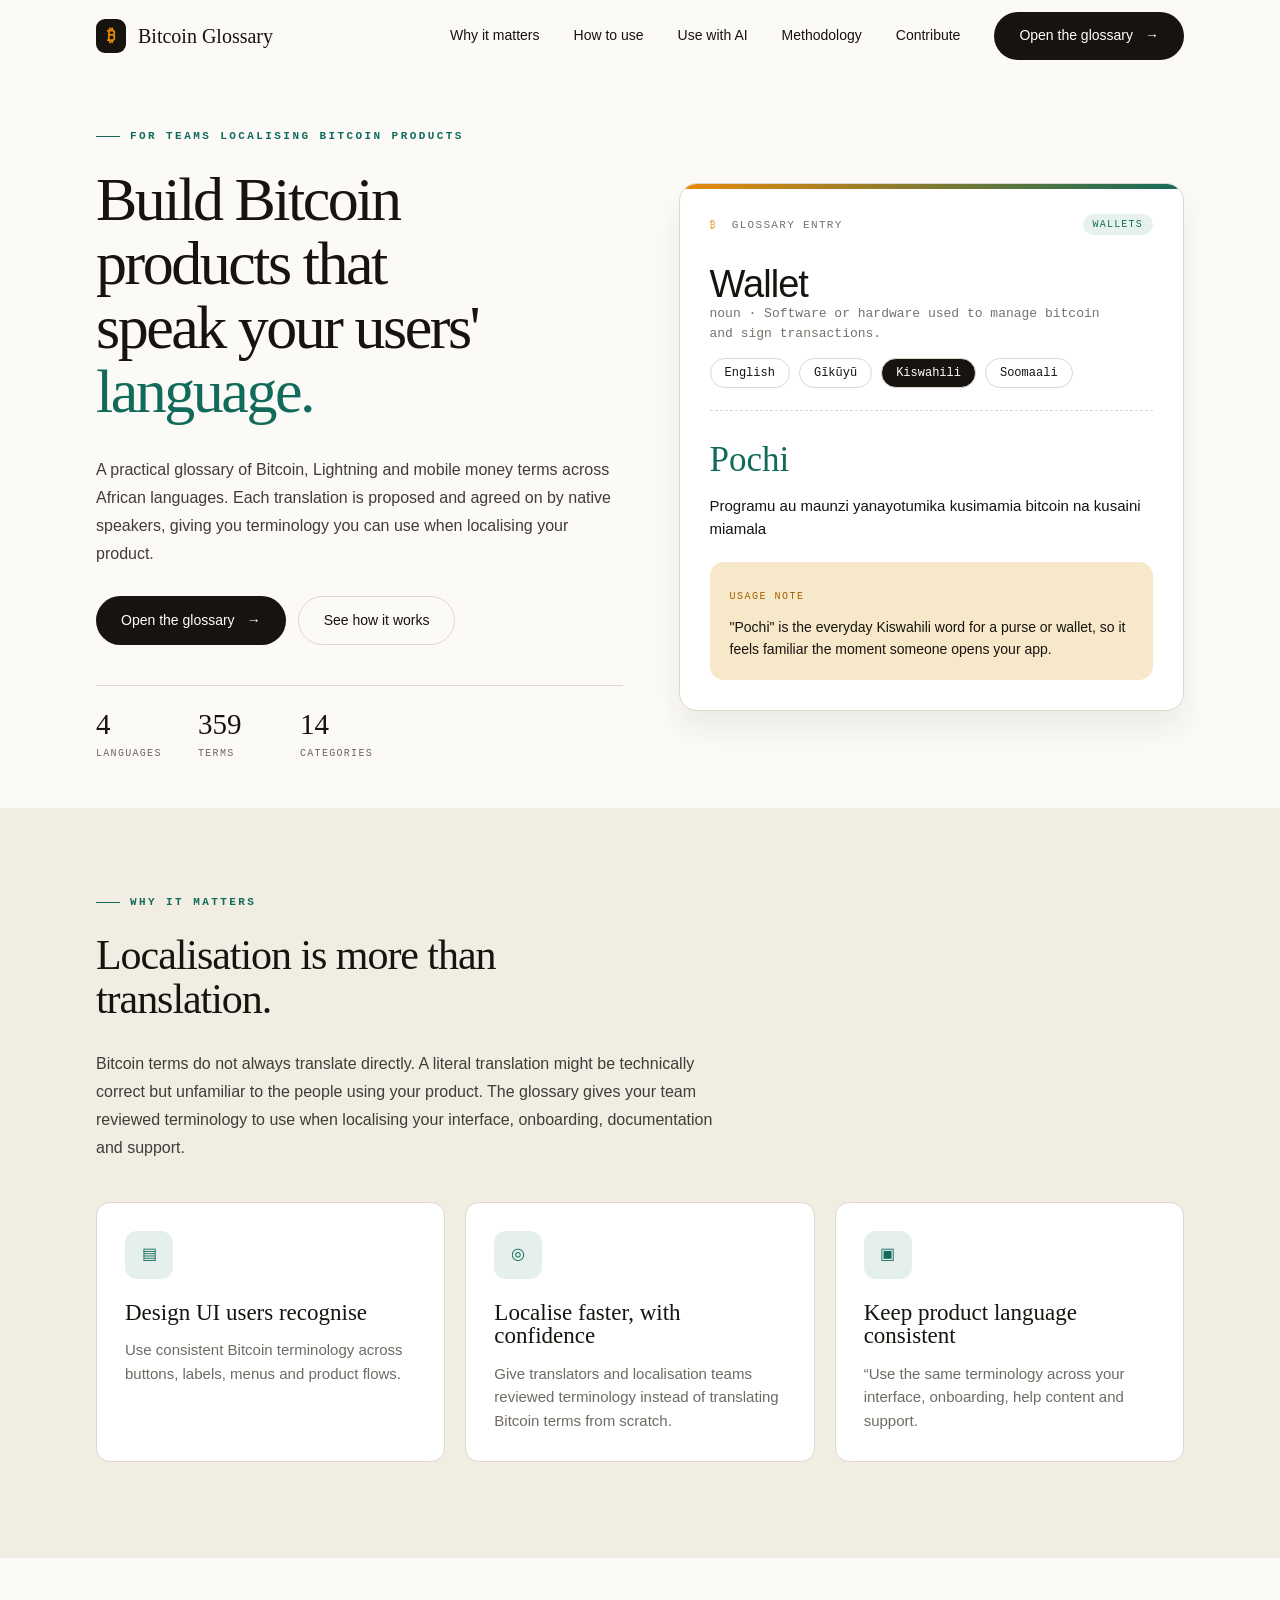
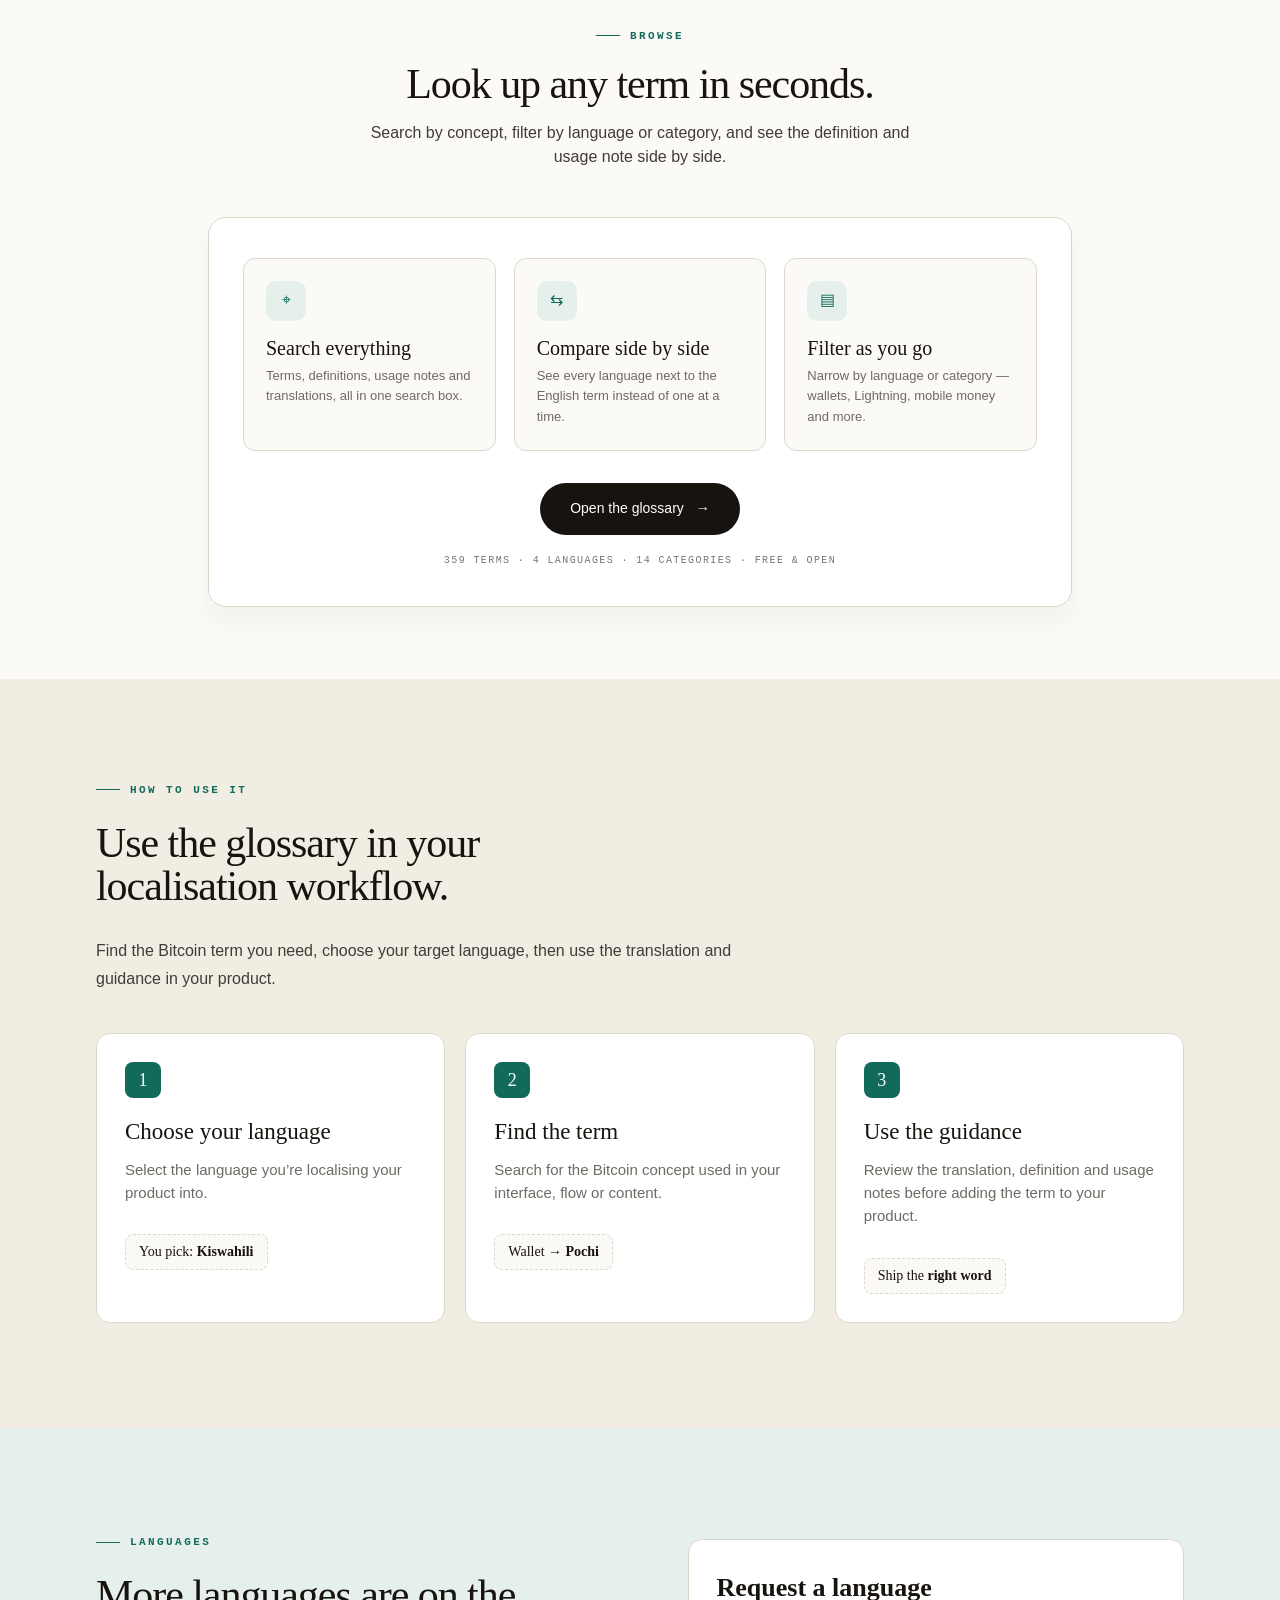
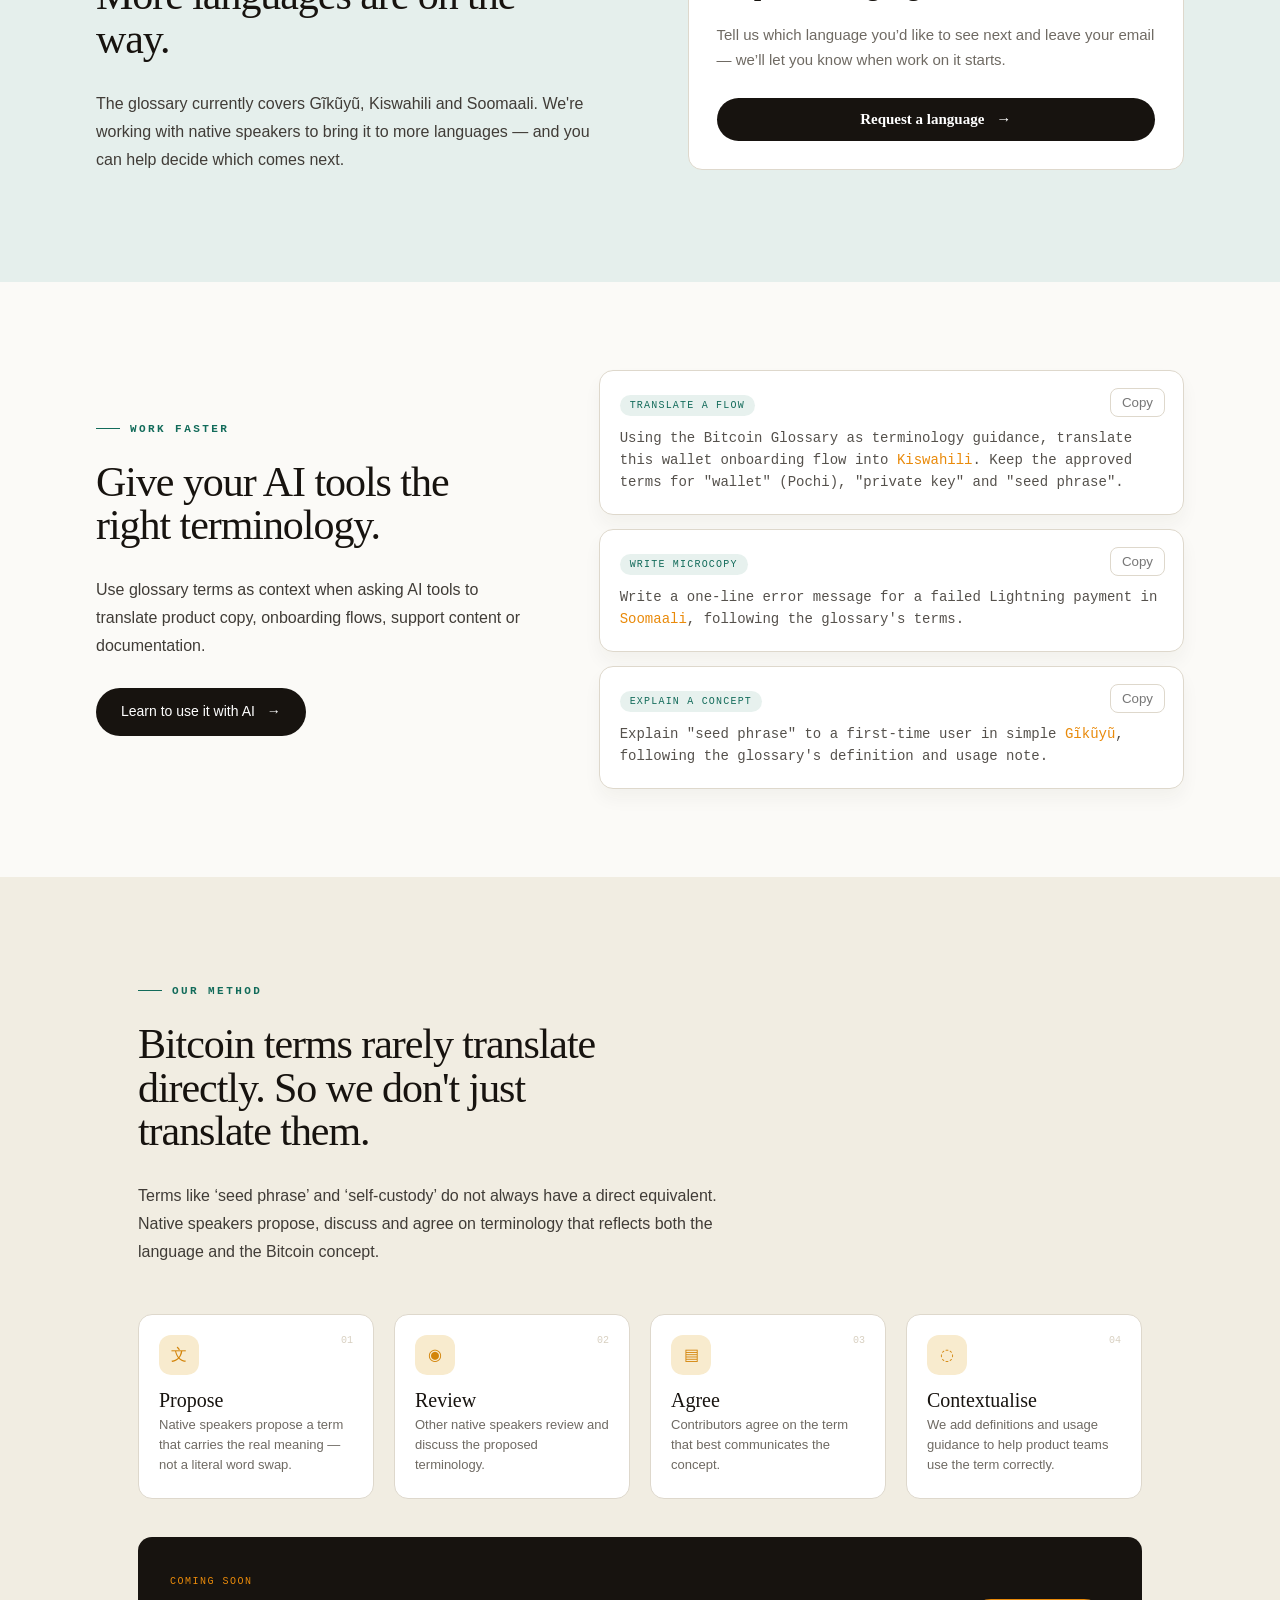
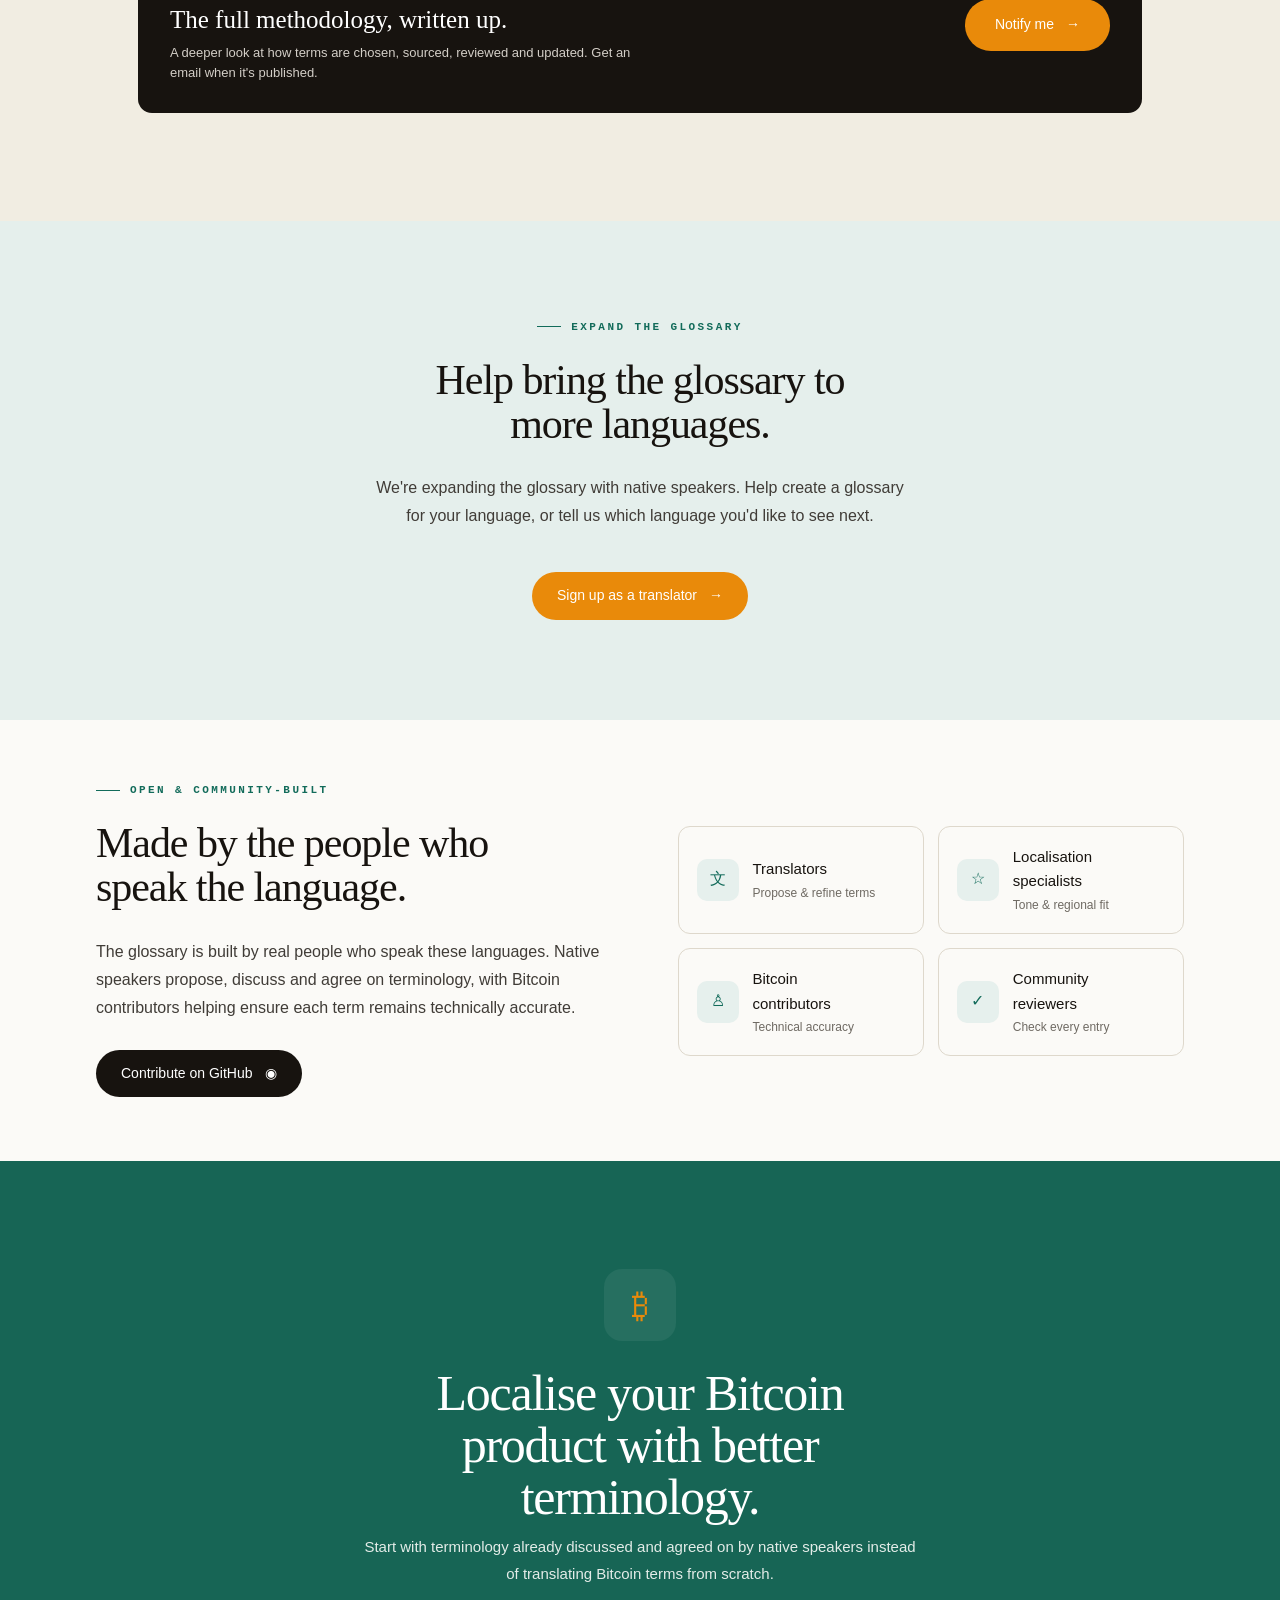
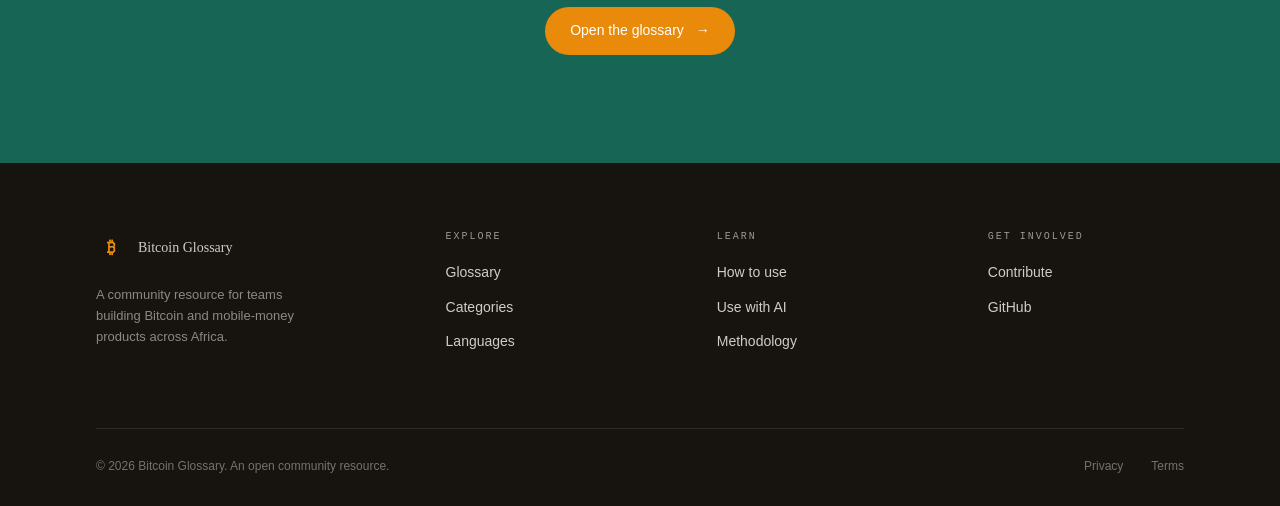
<file: index.html>
<!doctype html>
<html lang="en">
<head>
<meta charset="utf-8"><meta name="viewport" content="width=device-width,initial-scale=1">
<title>Bitcoin Glossary</title><link rel="stylesheet" href="styles.css">
</head>
<body>
<header class="header"><div class="shell nav"><a class="logo" href="#top"><span class="logo-mark">₿</span><span>Bitcoin Glossary</span></a><button class="menu" aria-expanded="false">Menu</button><nav><a href="#why">Why it matters</a><a href="#how">How to use</a><a href="#ai">Use with AI</a><a href="#method">Methodology</a><a href="#contribute">Contribute</a><a class="pill dark" href="peruse.html">Open the glossary <span>→</span></a></nav></div></header>
<main id="top">
<section class="hero white"><div class="shell hero-grid"><div class="hero-copy"><p class="kicker">FOR TEAMS LOCALISING BITCOIN PRODUCTS</p><h1>Build Bitcoin<br>products that<br>speak your users'<br><em>language.</em></h1><p class="lead">A practical glossary of Bitcoin, Lightning and mobile money terms across African languages. Each translation is proposed and agreed on by native speakers, giving you terminology you can use when localising your product.</p><div class="actions"><a class="pill dark" href="peruse.html">Open the glossary <span>→</span></a><a class="pill outline" href="#how">See how it works</a></div><div class="stats"><div><b>4</b><small>LANGUAGES</small></div><div><b>359</b><small>TERMS</small></div><div><b>14</b><small>CATEGORIES</small></div></div></div><div class="wallet-card"><div class="accent"></div><div class="entry-top"><span class="entry-label"><i>₿</i> GLOSSARY ENTRY</span><span class="badge">WALLETS</span></div><h2>Wallet</h2><p class="definition">noun · Software or hardware used to manage bitcoin<br>and sign transactions.</p><div class="tags"><span>English</span><span>Gĩkũyũ</span><span class="selected">Kiswahili</span><span>Soomaali</span></div><hr><h3>Pochi</h3><p>Programu au maunzi yanayotumika kusimamia bitcoin na kusaini miamala</p><div class="usage"><b>USAGE NOTE</b><p>"Pochi" is the everyday Kiswahili word for a purse or wallet, so it feels familiar the moment someone opens your app.</p></div></div></div></section>
<section class="sand why" id="why"><div class="shell content"><p class="kicker">WHY IT MATTERS</p><h2>Localisation is more than<br>translation.</h2><p class="lead compact">Bitcoin terms do not always translate directly. A literal translation might be technically correct but unfamiliar to the people using your product. The glossary gives your team reviewed terminology to use when localising your interface, onboarding, documentation and support.</p><div class="cards three"><article><span class="icon">▤</span><h3>Design UI users recognise</h3><p>Use consistent Bitcoin terminology across buttons, labels, menus and product flows.</p></article><article><span class="icon">◎</span><h3>Localise faster, with<br>confidence</h3><p>Give translators and localisation teams reviewed terminology instead of translating Bitcoin terms from scratch.</p></article><article><span class="icon">▣</span><h3>Keep product language<br>consistent</h3><p>“Use the same terminology across your interface, onboarding, help content and support.</p></article></div></div></section>
<section class="white lookup" id="glossary"><div class="shell center"><p class="kicker">BROWSE</p><h2>Look up any term in seconds.</h2><p class="lead lookup-lead">Search by concept, filter by language or category, and see the definition and<br>usage note side by side.</p><div class="browse-cta"><div class="browse-features"><article><span>&#8982;</span><b>Search everything</b><small>Terms, definitions, usage notes and translations, all in one search box.</small></article><article><span>&#8646;</span><b>Compare side by side</b><small>See every language next to the English term instead of one at a time.</small></article><article><span>&#9636;</span><b>Filter as you go</b><small>Narrow by language or category &mdash; wallets, Lightning, mobile money and more.</small></article></div><a class="pill dark" href="peruse.html">Open the glossary <span>&#8594;</span></a><p class="browse-note">359 TERMS &middot; 4 LANGUAGES &middot; 14 CATEGORIES &middot; FREE &amp; OPEN</p></div></div></section>
<section class="sand workflow" id="how"><div class="shell content"><p class="kicker">HOW TO USE IT</p><h2>Use the glossary in your<br>localisation workflow.</h2><p class="lead compact">Find the Bitcoin term you need, choose your target language, then use the translation and guidance in your product.</p><div class="cards three steps"><article><span class="number">1</span><h3>Choose your language</h3><p>Select the language you’re localising your product into.</p><div class="mini">You pick: <b>Kiswahili</b></div></article><article><span class="number">2</span><h3>Find the term</h3><p>Search for the Bitcoin concept used in your interface, flow or content.</p><div class="mini">Wallet → <b>Pochi</b></div></article><article><span class="number">3</span><h3>Use the guidance</h3><p>Review the translation, definition and usage notes before adding the term to your product.</p><div class="mini">Ship the <b>right word</b></div></article></div></div></section>
<section class="mint languages"><div class="shell split"><div><p class="kicker">LANGUAGES</p><h2>More languages are on the<br>way.</h2><p class="lead compact">The glossary currently covers Gĩkũyũ, Kiswahili and Soomaali. We're working with native speakers to bring it to more languages — and you can help decide which comes next.</p></div><div class="form-card"><h3>Request a language</h3><p>Tell us which language you&rsquo;d like to see next and leave your email &mdash; we&rsquo;ll let you know when work on it starts.</p><a class="pill dark" href="https://forms.gle/PepuT9X3HY7V6iXp7" target="_blank" rel="noopener">Request a language <span>&#8594;</span></a></div></div></section>
<section class="white ai" id="ai"><div class="shell split ai-grid"><div><p class="kicker">WORK FASTER</p><h2>Give your AI tools the<br>right terminology.</h2><p class="lead compact">Use glossary terms as context when asking AI tools to translate product copy, onboarding flows, support content or documentation.</p><a class="pill dark" href="https://github.com/exonumia-cc/glossary.exonumia.africa/blob/main/.claude/skills/glossary-localization/SKILL.md" target="_blank" rel="noopener">Learn to use it with AI <span>→</span></a></div><div class="prompt-stack"><div><span class="prompt-label">TRANSLATE A FLOW</span><button>Copy</button><p>Using the Bitcoin Glossary as terminology guidance, translate this wallet onboarding flow into <em>Kiswahili</em>. Keep the approved terms for "wallet" (Pochi), "private key" and "seed phrase".</p></div><div><span class="prompt-label">WRITE MICROCOPY</span><button>Copy</button><p>Write a one-line error message for a failed Lightning payment in <em>Soomaali</em>, following the glossary's terms.</p></div><div><span class="prompt-label">EXPLAIN A CONCEPT</span><button>Copy</button><p>Explain "seed phrase" to a first-time user in simple <em>Gĩkũyũ</em>, following the glossary's definition and usage note.</p></div></div></div></section>
<section class="sand method" id="method"><div class="shell content method-content"><p class="kicker">OUR METHOD</p><h2>Bitcoin terms rarely translate<br>directly. So we don't just<br>translate them.</h2><p class="lead compact">Terms like ‘seed phrase’ and ‘self-custody’ do not always have a direct equivalent. Native speakers propose, discuss and agree on terminology that reflects both the language and the Bitcoin concept.</p><div class="cards four"><article><span class="amber">文</span><i>01</i><h3>Propose</h3><p>Native speakers propose a term that carries the real meaning — not a literal word swap.</p></article><article><span class="amber">◉</span><i>02</i><h3>Review</h3><p>Other native speakers review and discuss the proposed terminology.</p></article><article><span class="amber">▤</span><i>03</i><h3>Agree</h3><p>Contributors agree on the term that best communicates the concept.</p></article><article><span class="amber">◌</span><i>04</i><h3>Contextualise</h3><p>We add definitions and usage guidance to help product teams use the term correctly.</p></article></div><div class="black-banner"><div><small>COMING SOON</small><h3>The full methodology, written up.</h3><p>A deeper look at how terms are chosen, sourced, reviewed and updated. Get an email when it's published.</p></div><div class="notify"><a class="pill orange" href="https://substack.com/@exonumiaafrica" target="_blank" rel="noopener">Notify me <span>&#8594;</span></a></div></div></div></section>
<section class="mint contribute" id="contribute"><div class="shell center narrow"><p class="kicker">EXPAND THE GLOSSARY</p><h2>Help bring the glossary to<br>more languages.</h2><p class="lead">We're expanding the glossary with native speakers. Help create a glossary<br>for your language, or tell us which language you'd like to see next.</p><a class="pill orange" href="https://forms.gle/YVfmJuoQz1191q4G9" target="_blank" rel="noopener">Sign up as a translator <span>&#8594;</span></a></div></section>
<section class="white people"><div class="shell split people-grid"><div><p class="kicker">OPEN &amp; COMMUNITY-BUILT</p><h2>Made by the people who<br>speak the language.</h2><p class="lead compact">The glossary is built by real people who speak these languages. Native speakers propose, discuss and agree on terminology, with Bitcoin contributors helping ensure each term remains technically accurate.</p><a class="pill dark" href="https://github.com/exonumia-cc/glossary.exonumia.africa" target="_blank" rel="noopener">Contribute on GitHub <span>◉</span></a></div><div class="quality"><div><span>文</span><p><b>Translators</b><small>Propose &amp; refine terms</small></p></div><div><span>☆</span><p><b>Localisation<br>specialists</b><small>Tone &amp; regional fit</small></p></div><div><span>♙</span><p><b>Bitcoin<br>contributors</b><small>Technical accuracy</small></p></div><div><span>✓</span><p><b>Community<br>reviewers</b><small>Check every entry</small></p></div></div></div></section>
<section class="final"><div class="shell center narrow"><div class="bitcoin">₿</div><h2>Localise your Bitcoin<br>product with better<br>terminology.</h2><p class="lead">Start with terminology already discussed and agreed on by native speakers instead<br>of translating Bitcoin terms from scratch.</p><a class="pill orange" href="peruse.html">Open the glossary <span>→</span></a></div></section>
</main>
<footer><div class="shell footer-top"><div class="footer-brand"><a class="logo"><span class="logo-mark">₿</span><span>Bitcoin Glossary</span></a><p>A community resource for teams<br>building Bitcoin and mobile-money<br>products across Africa.</p></div><div><b>EXPLORE</b><a href="peruse.html">Glossary</a><a>Categories</a><a>Languages</a></div><div><b>LEARN</b><a>How to use</a><a>Use with AI</a><a>Methodology</a></div><div><b>GET INVOLVED</b><a href="https://github.com/exonumia-cc/glossary.exonumia.africa" target="_blank" rel="noopener">Contribute</a><a href="https://github.com/exonumia-cc/glossary.exonumia.africa" target="_blank" rel="noopener">GitHub</a></div></div><div class="shell footer-bottom"><span>© 2026 Bitcoin Glossary. An open community resource.</span><div><a>Privacy</a><a>Terms</a></div></div></footer>
<script src="script.js"></script></body></html>
</file>
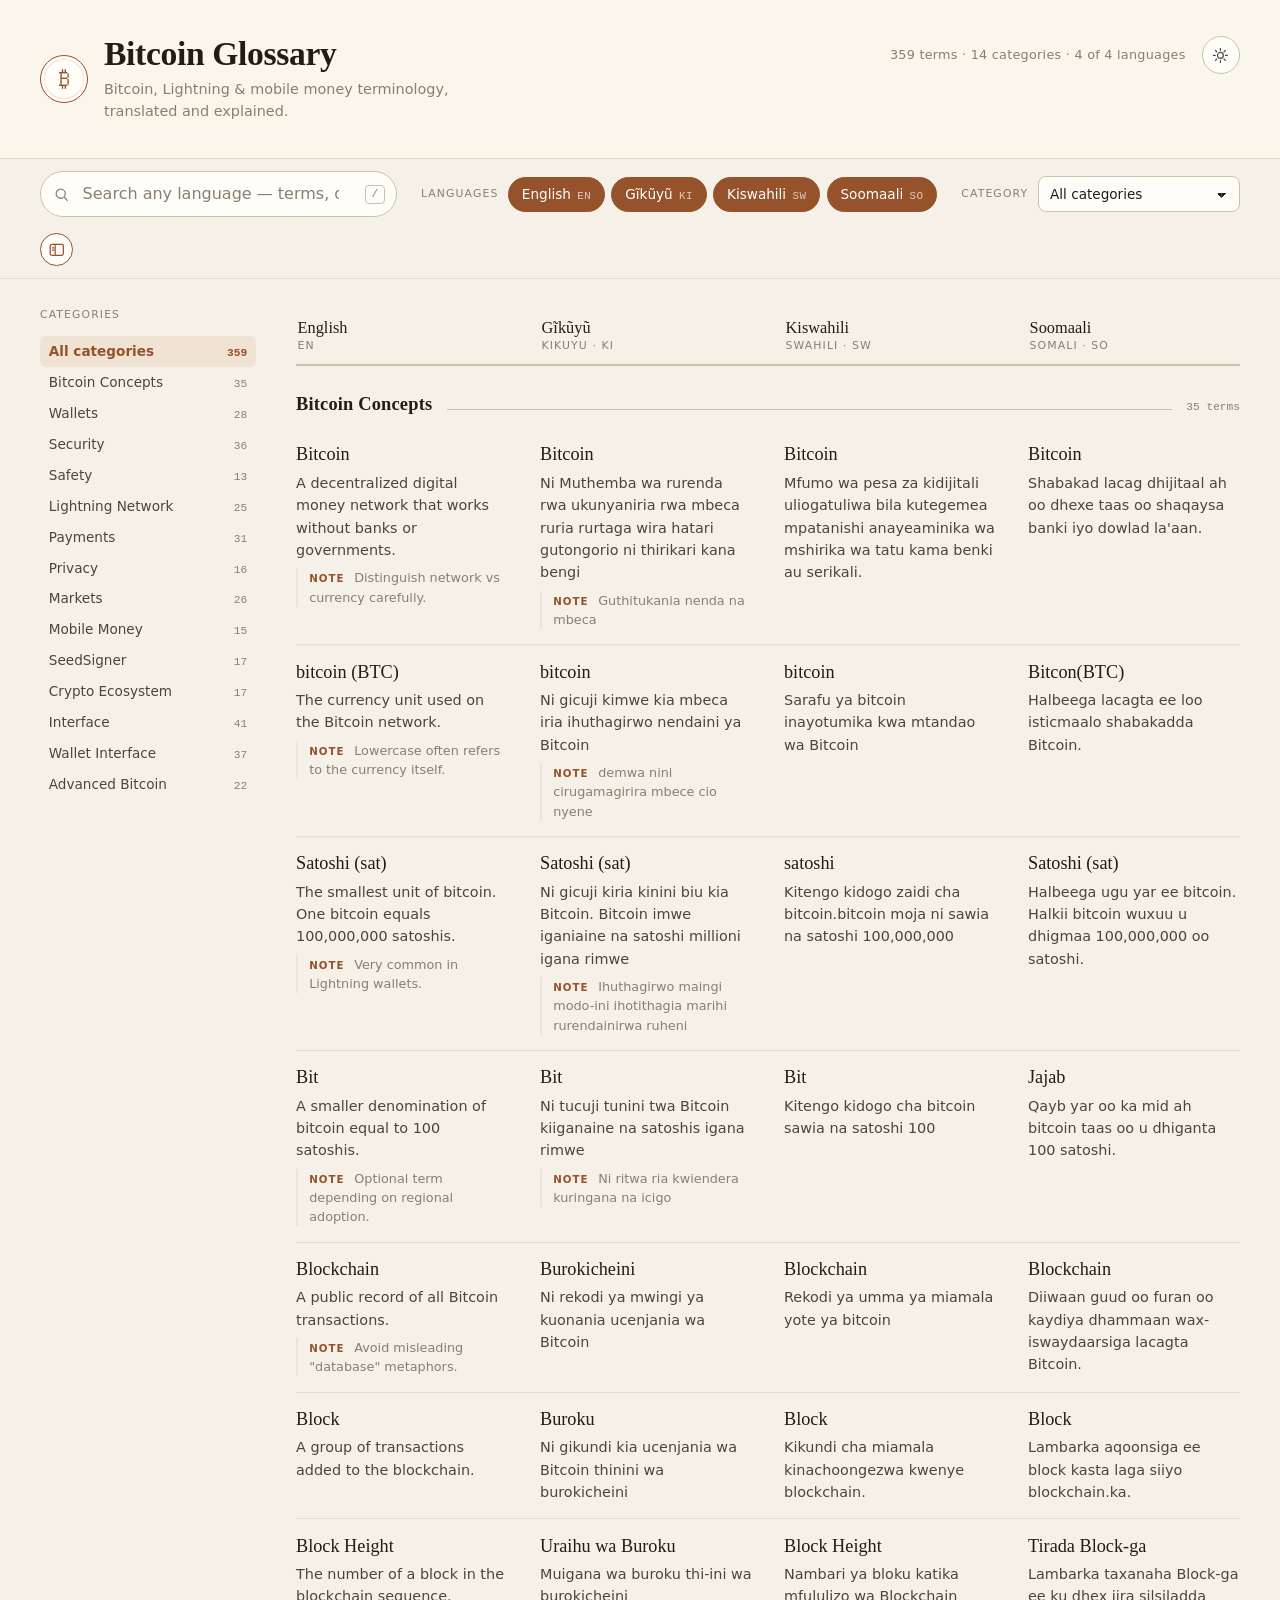
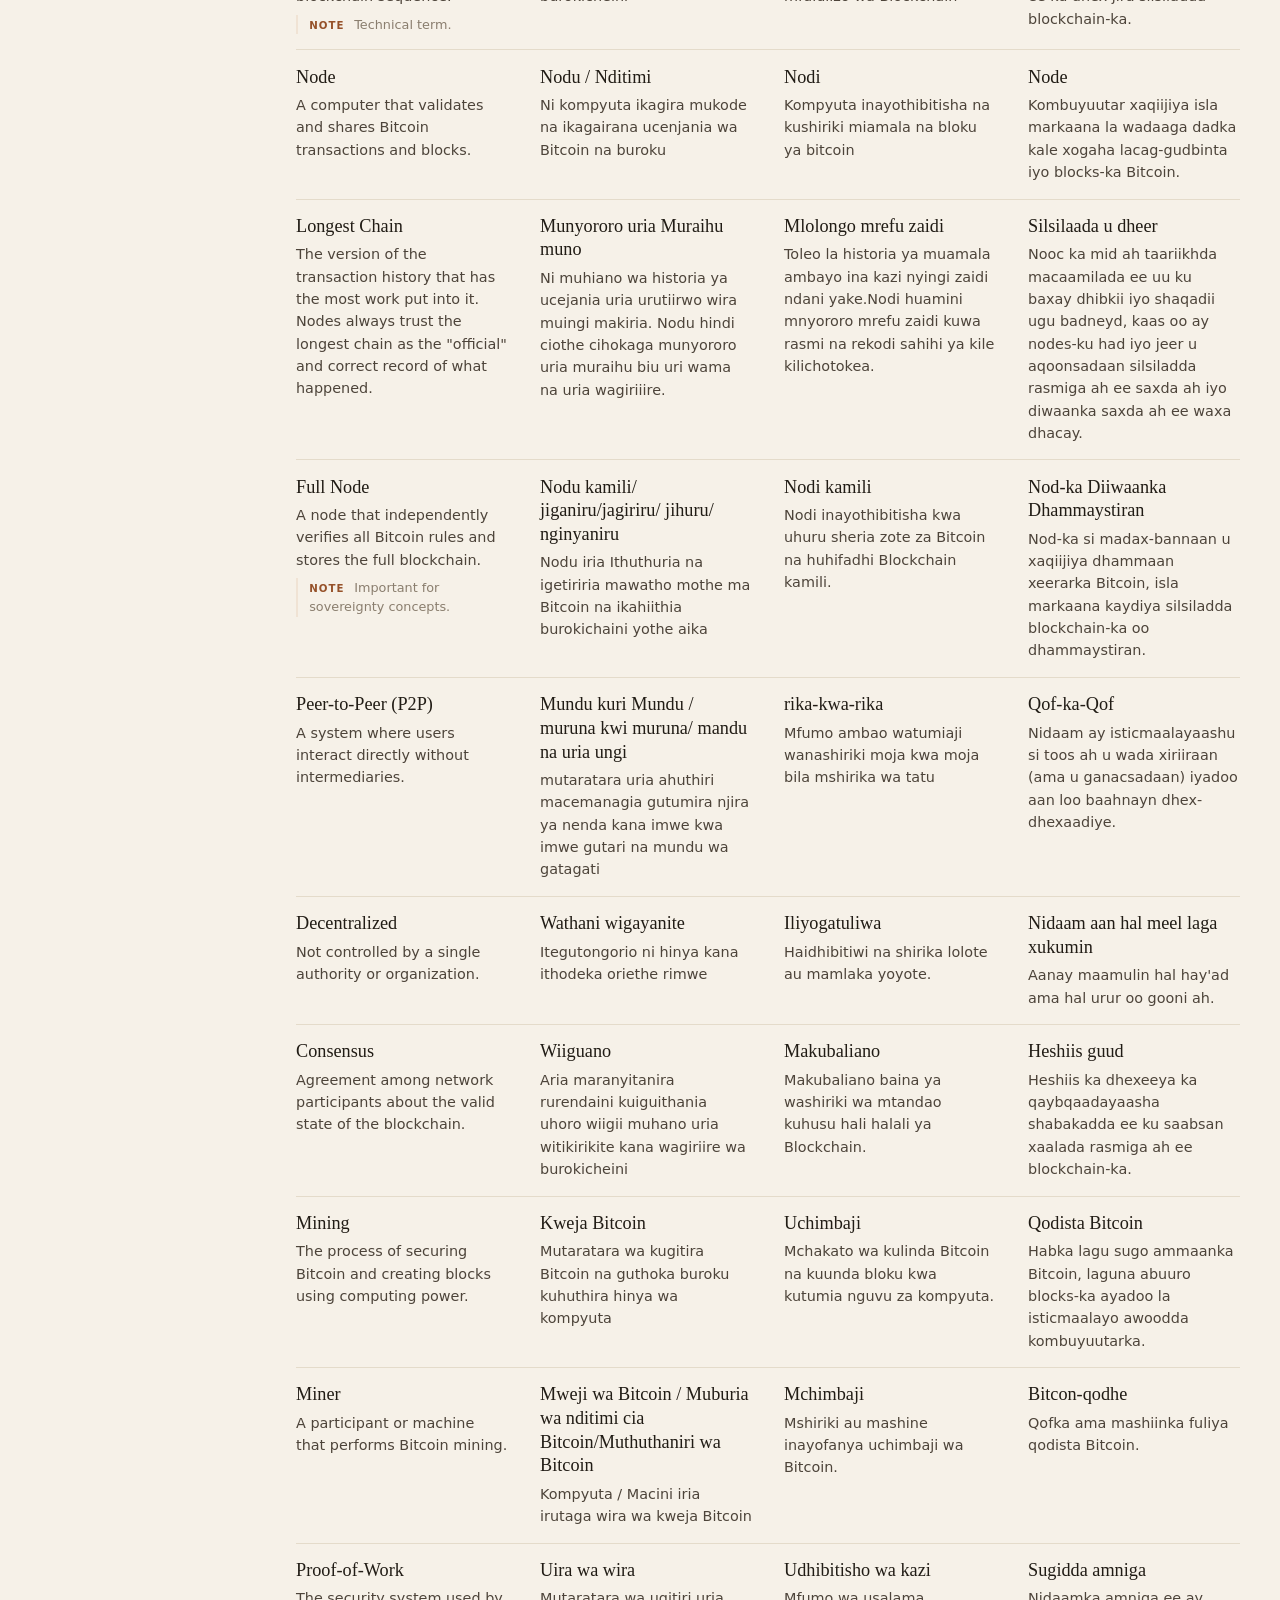
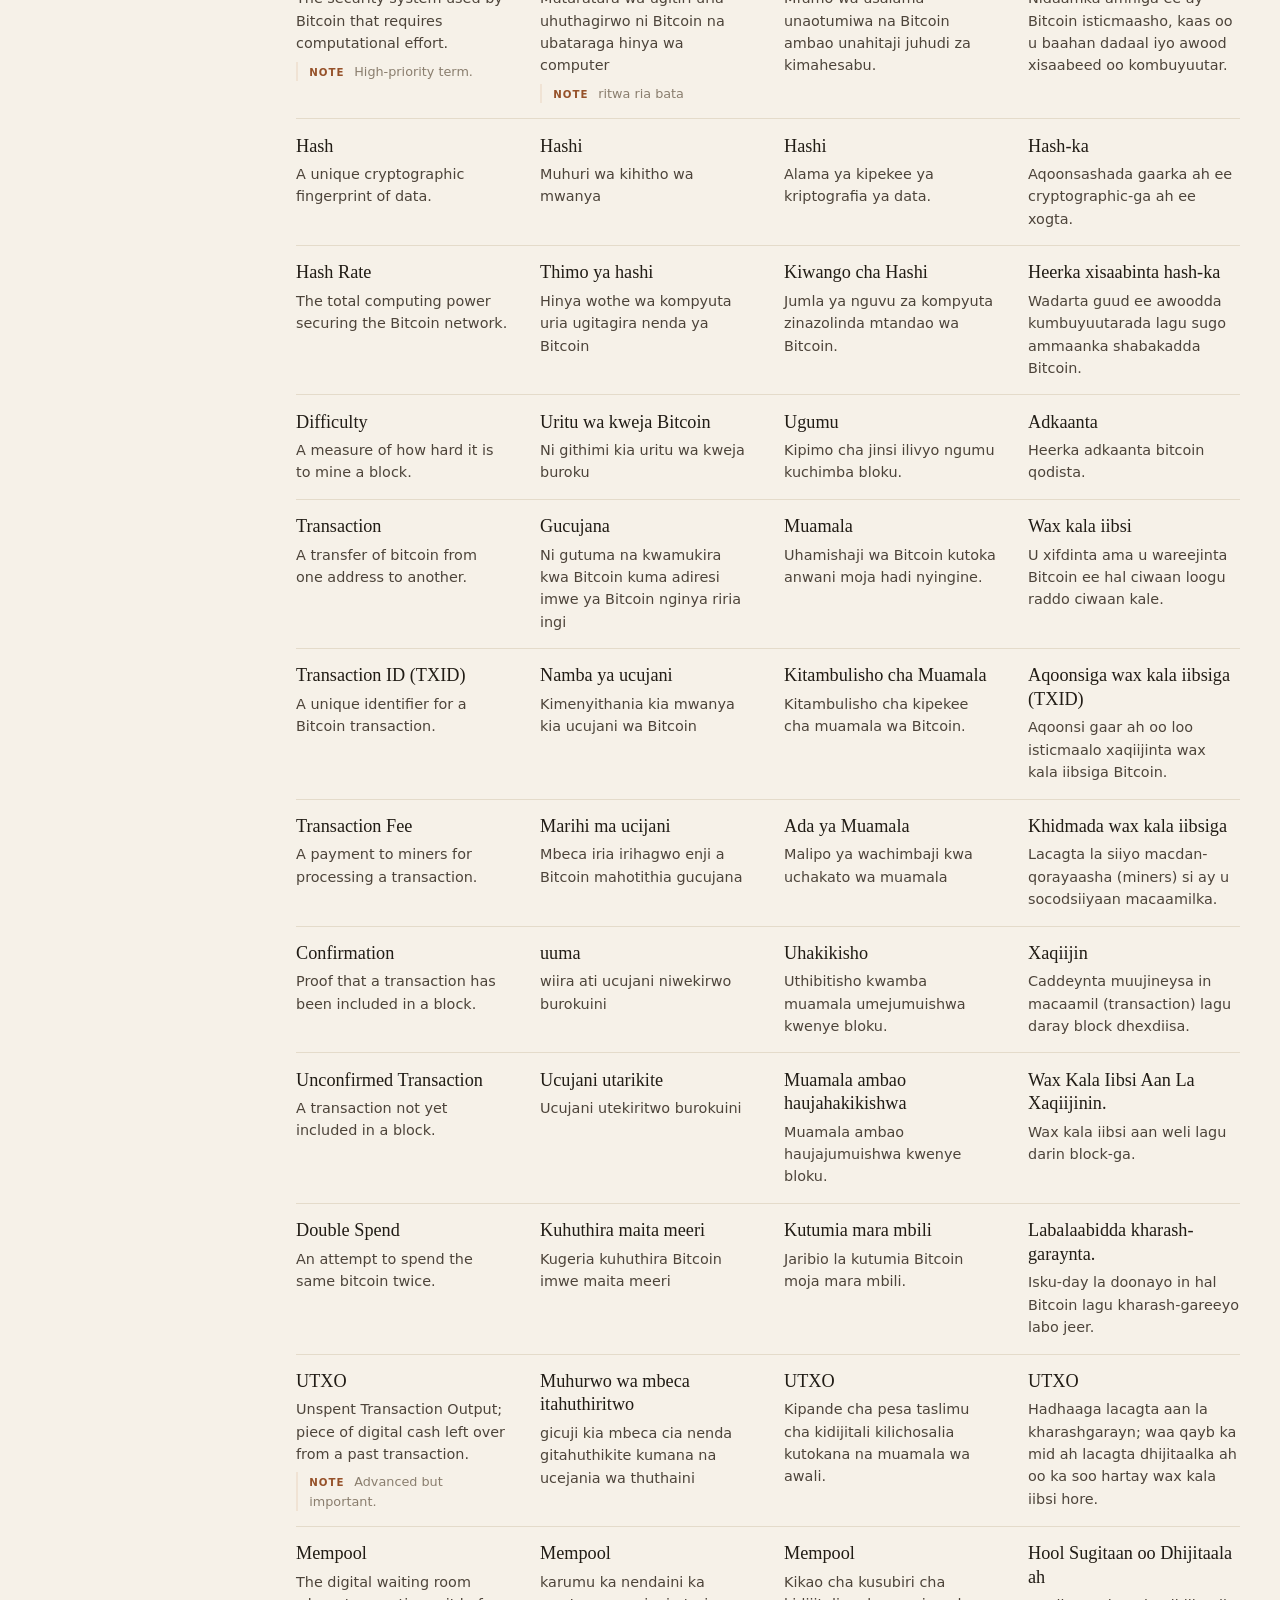
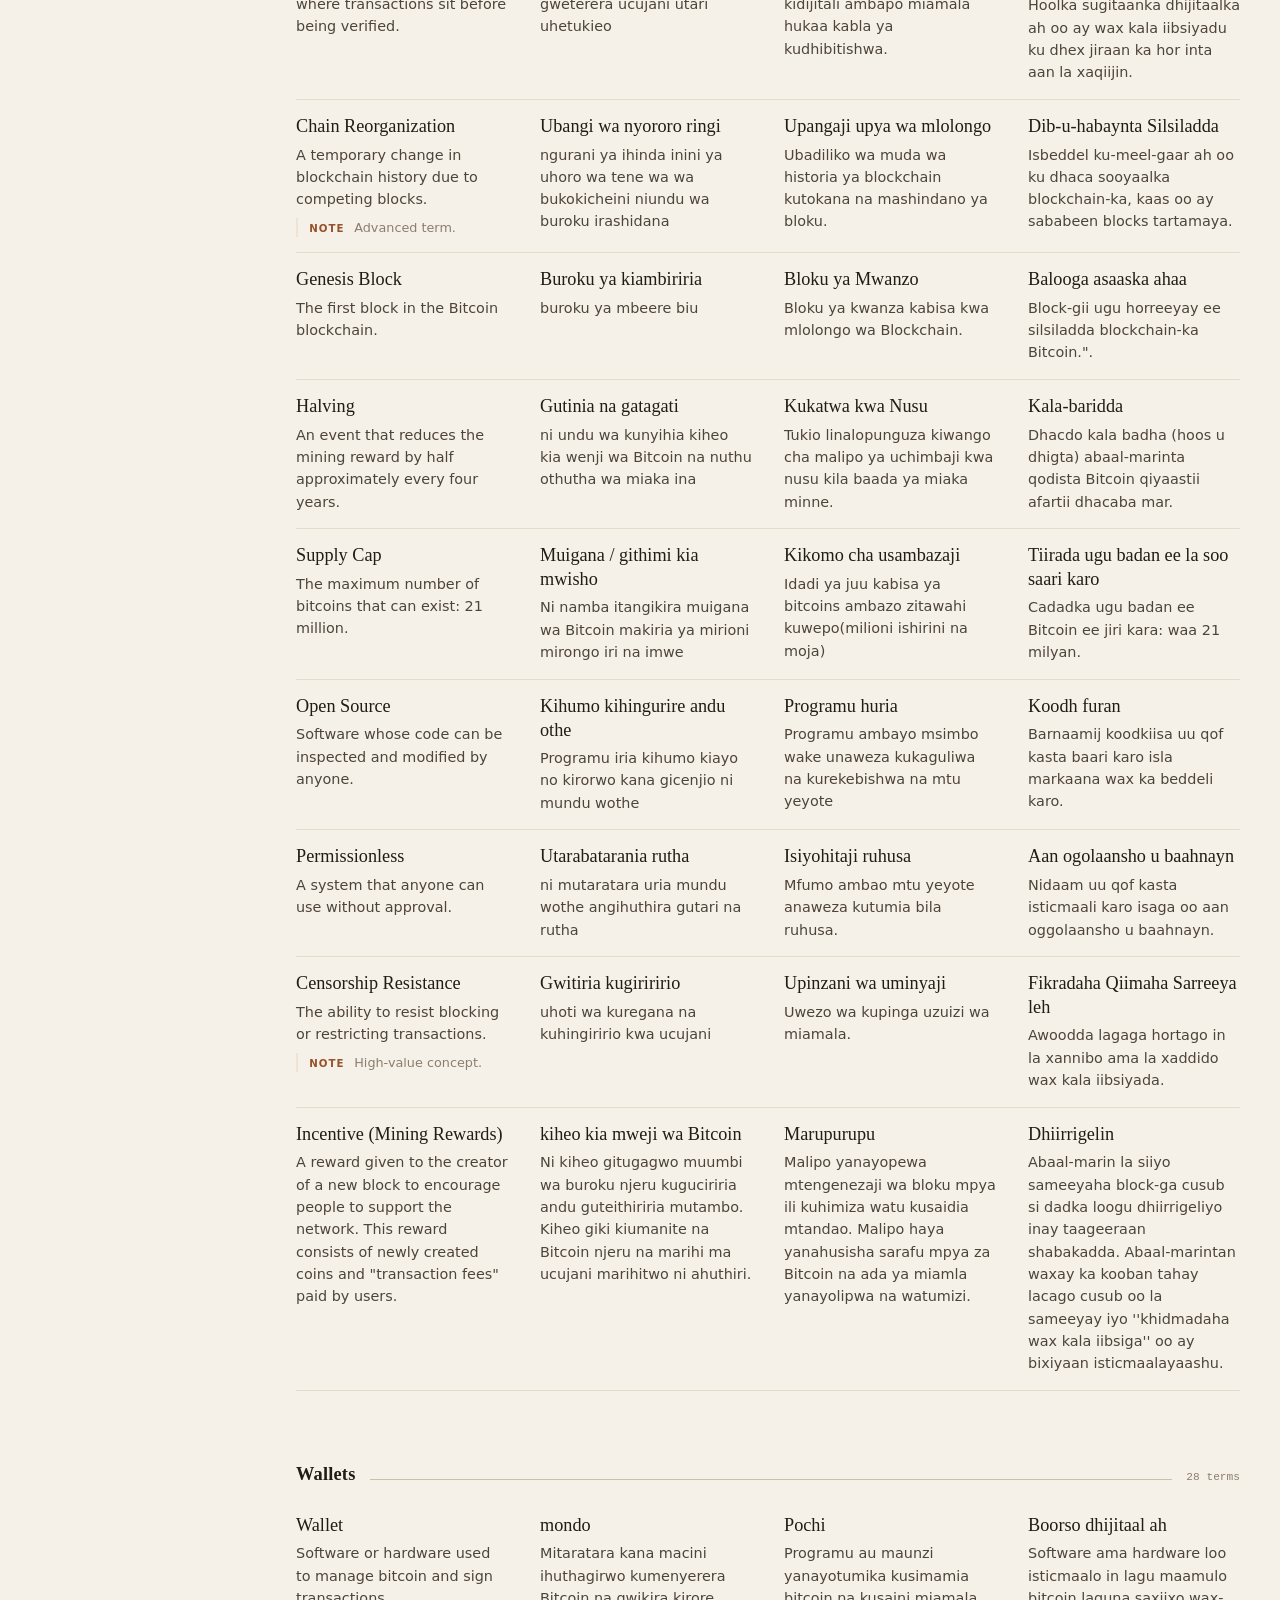
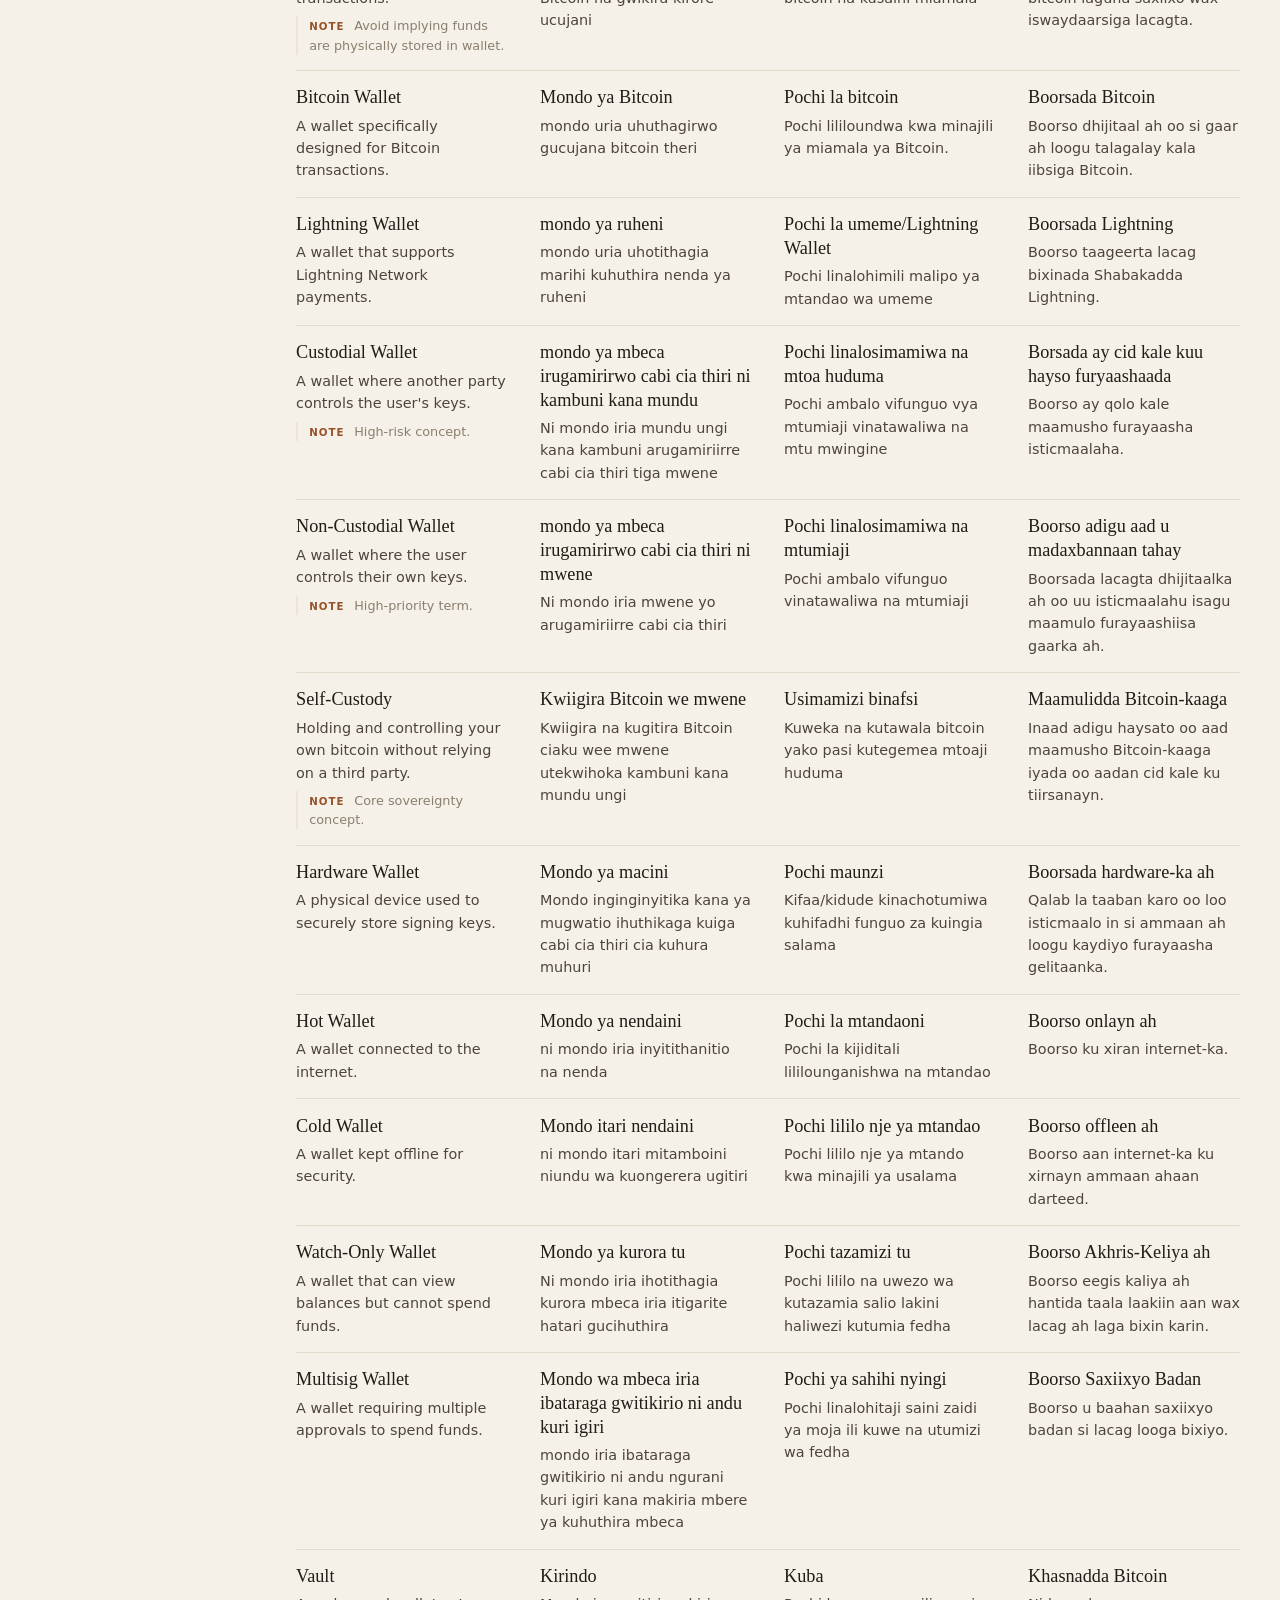
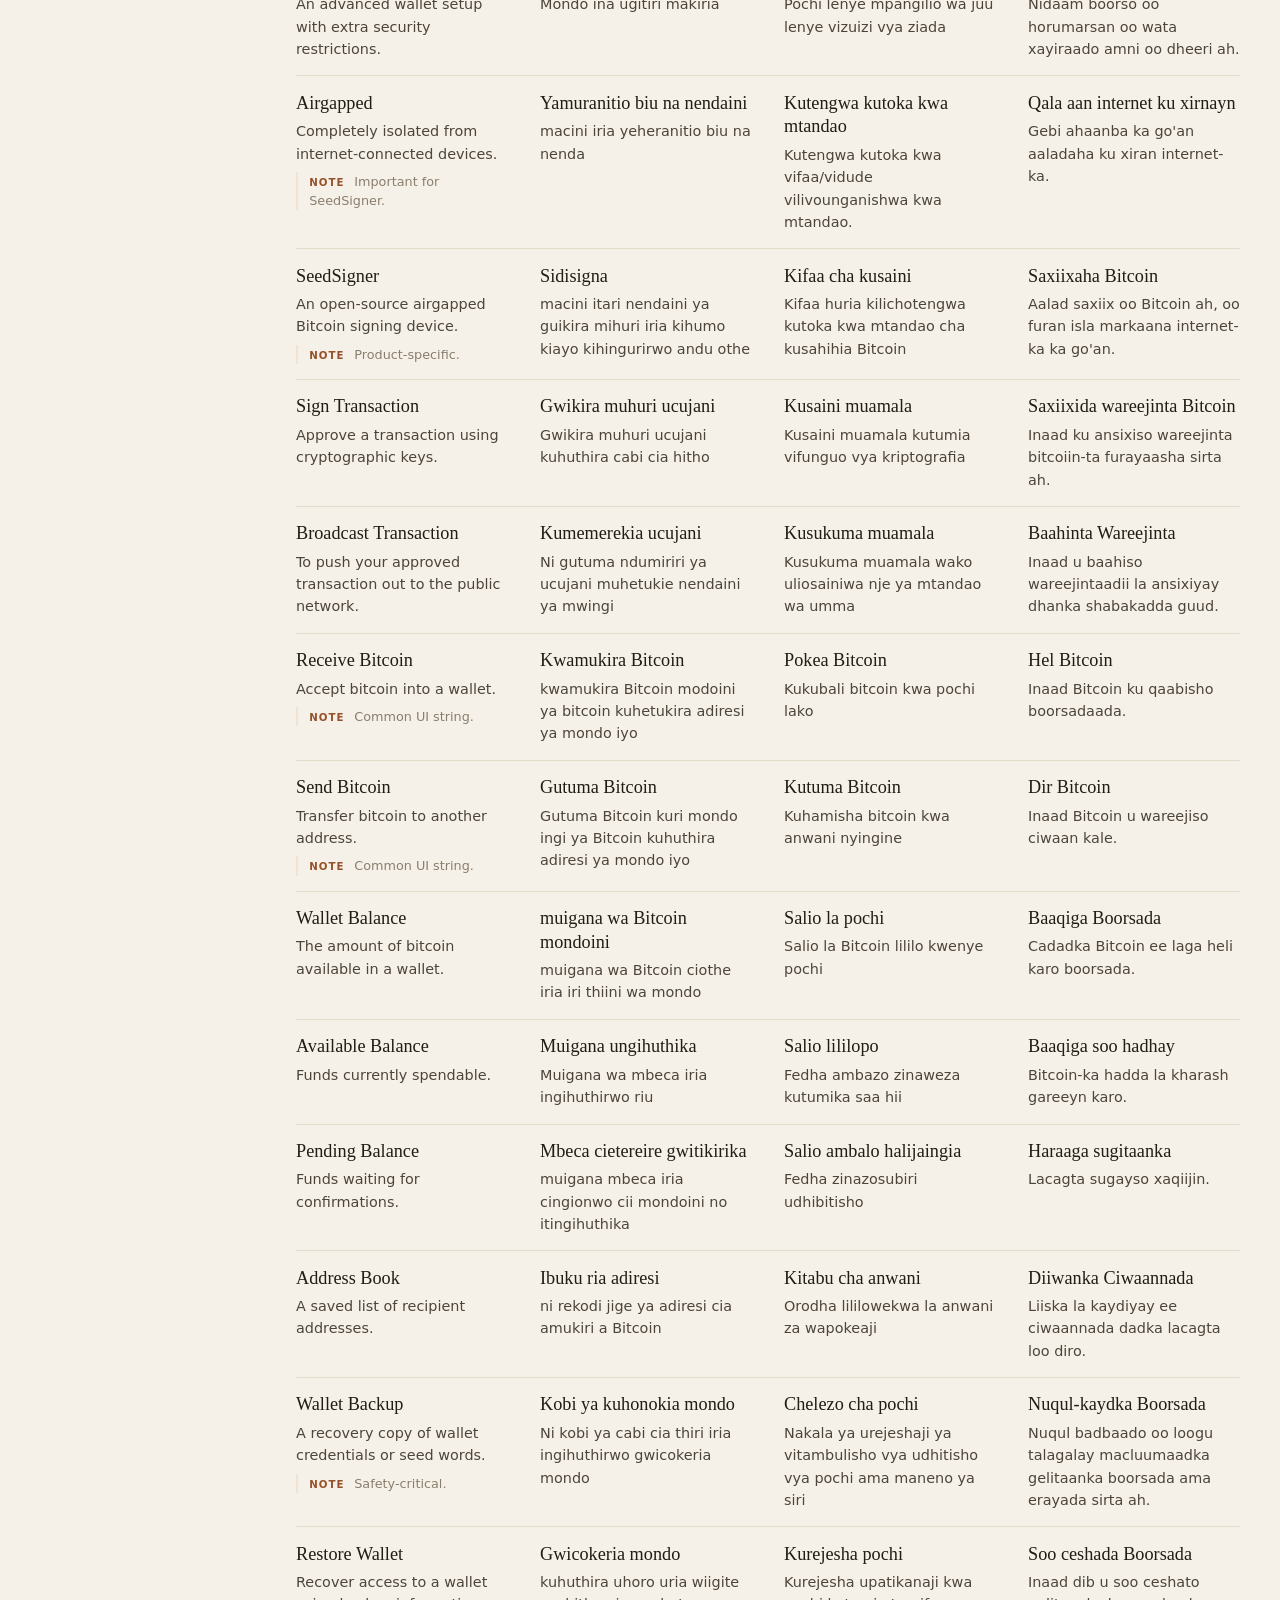
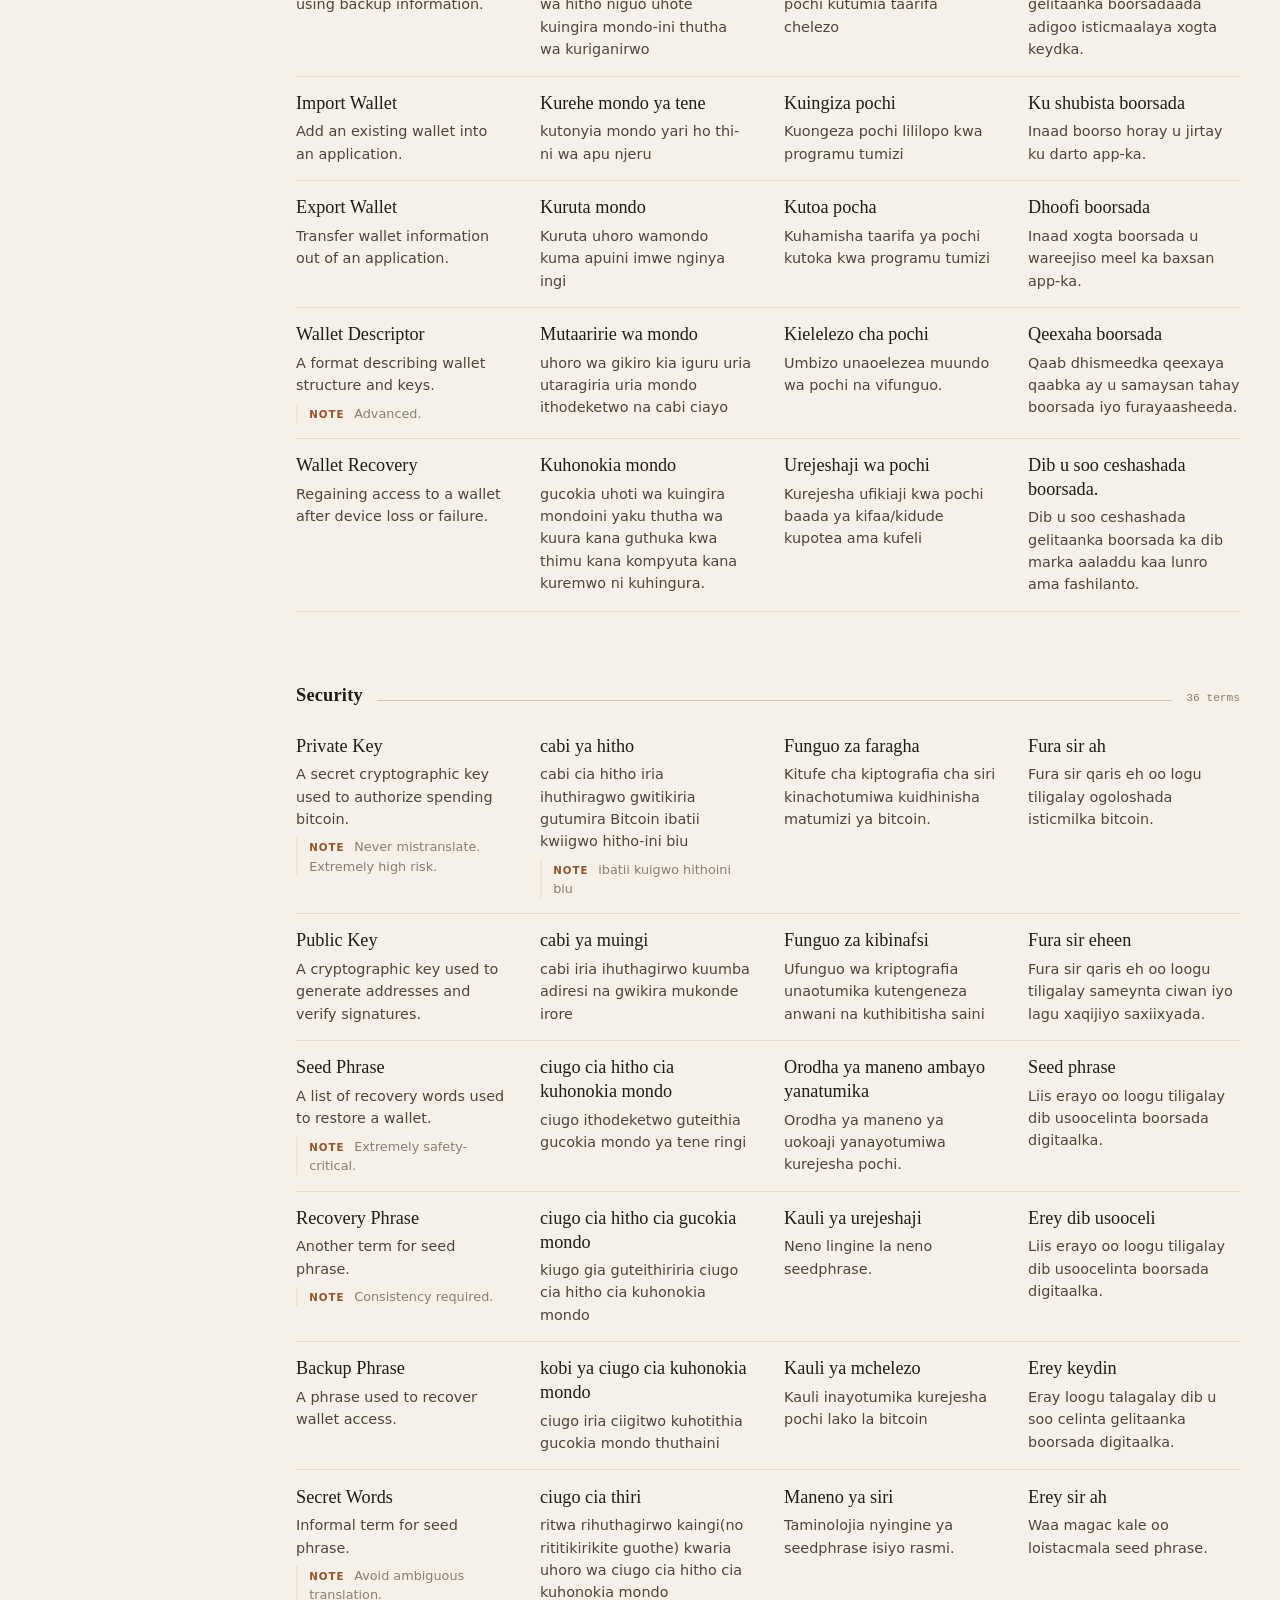
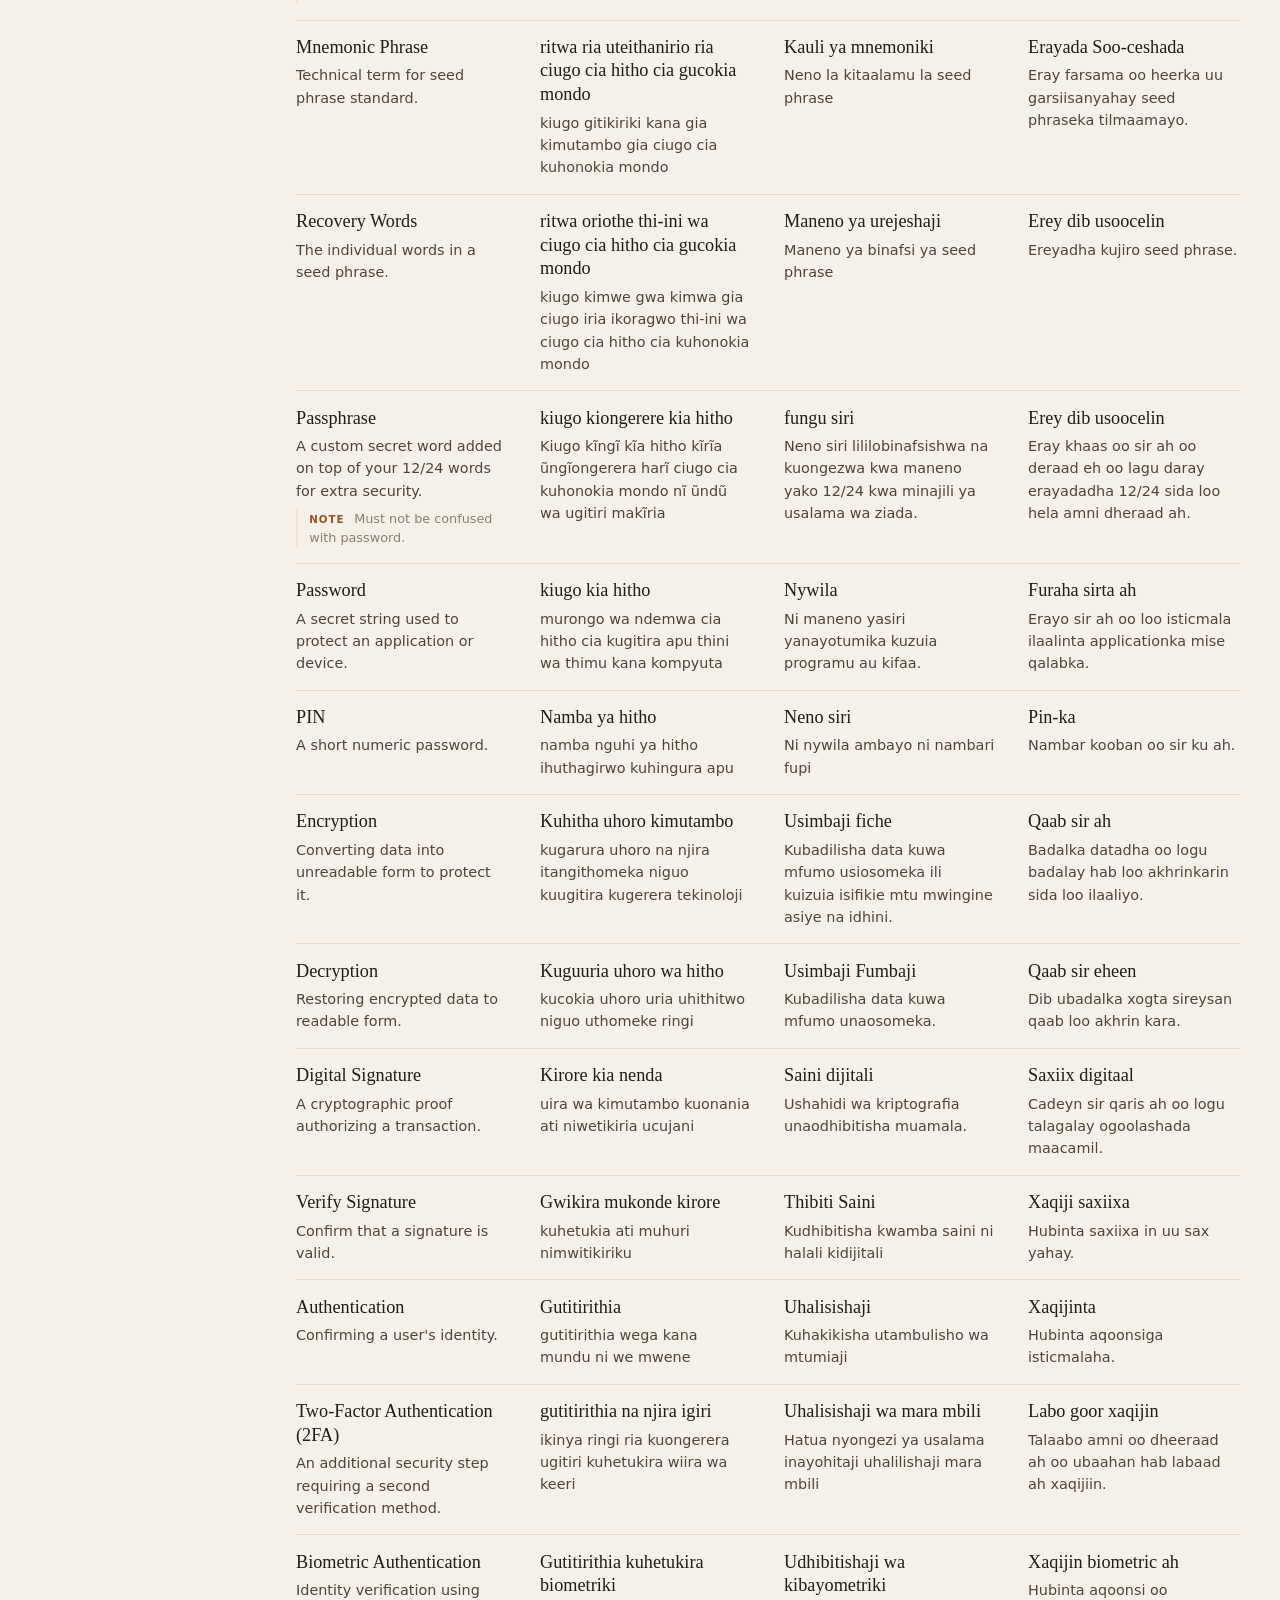
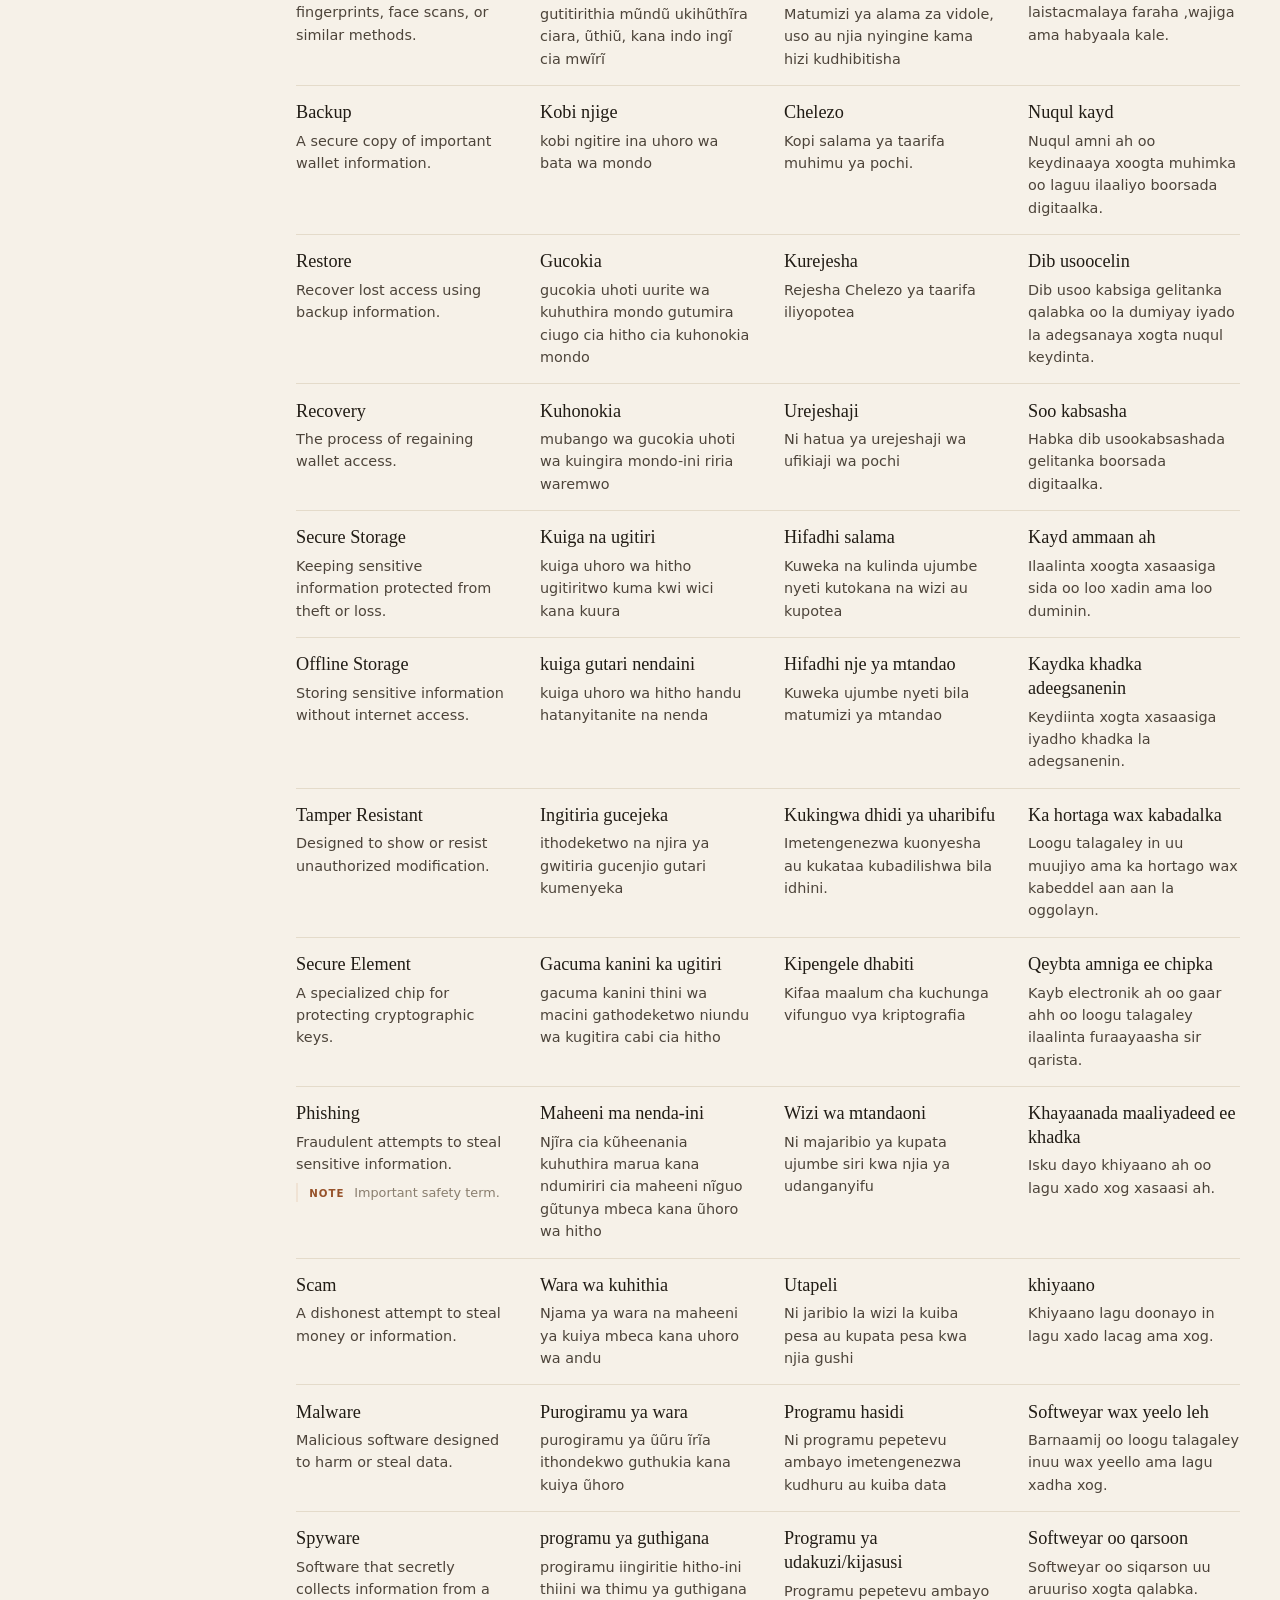
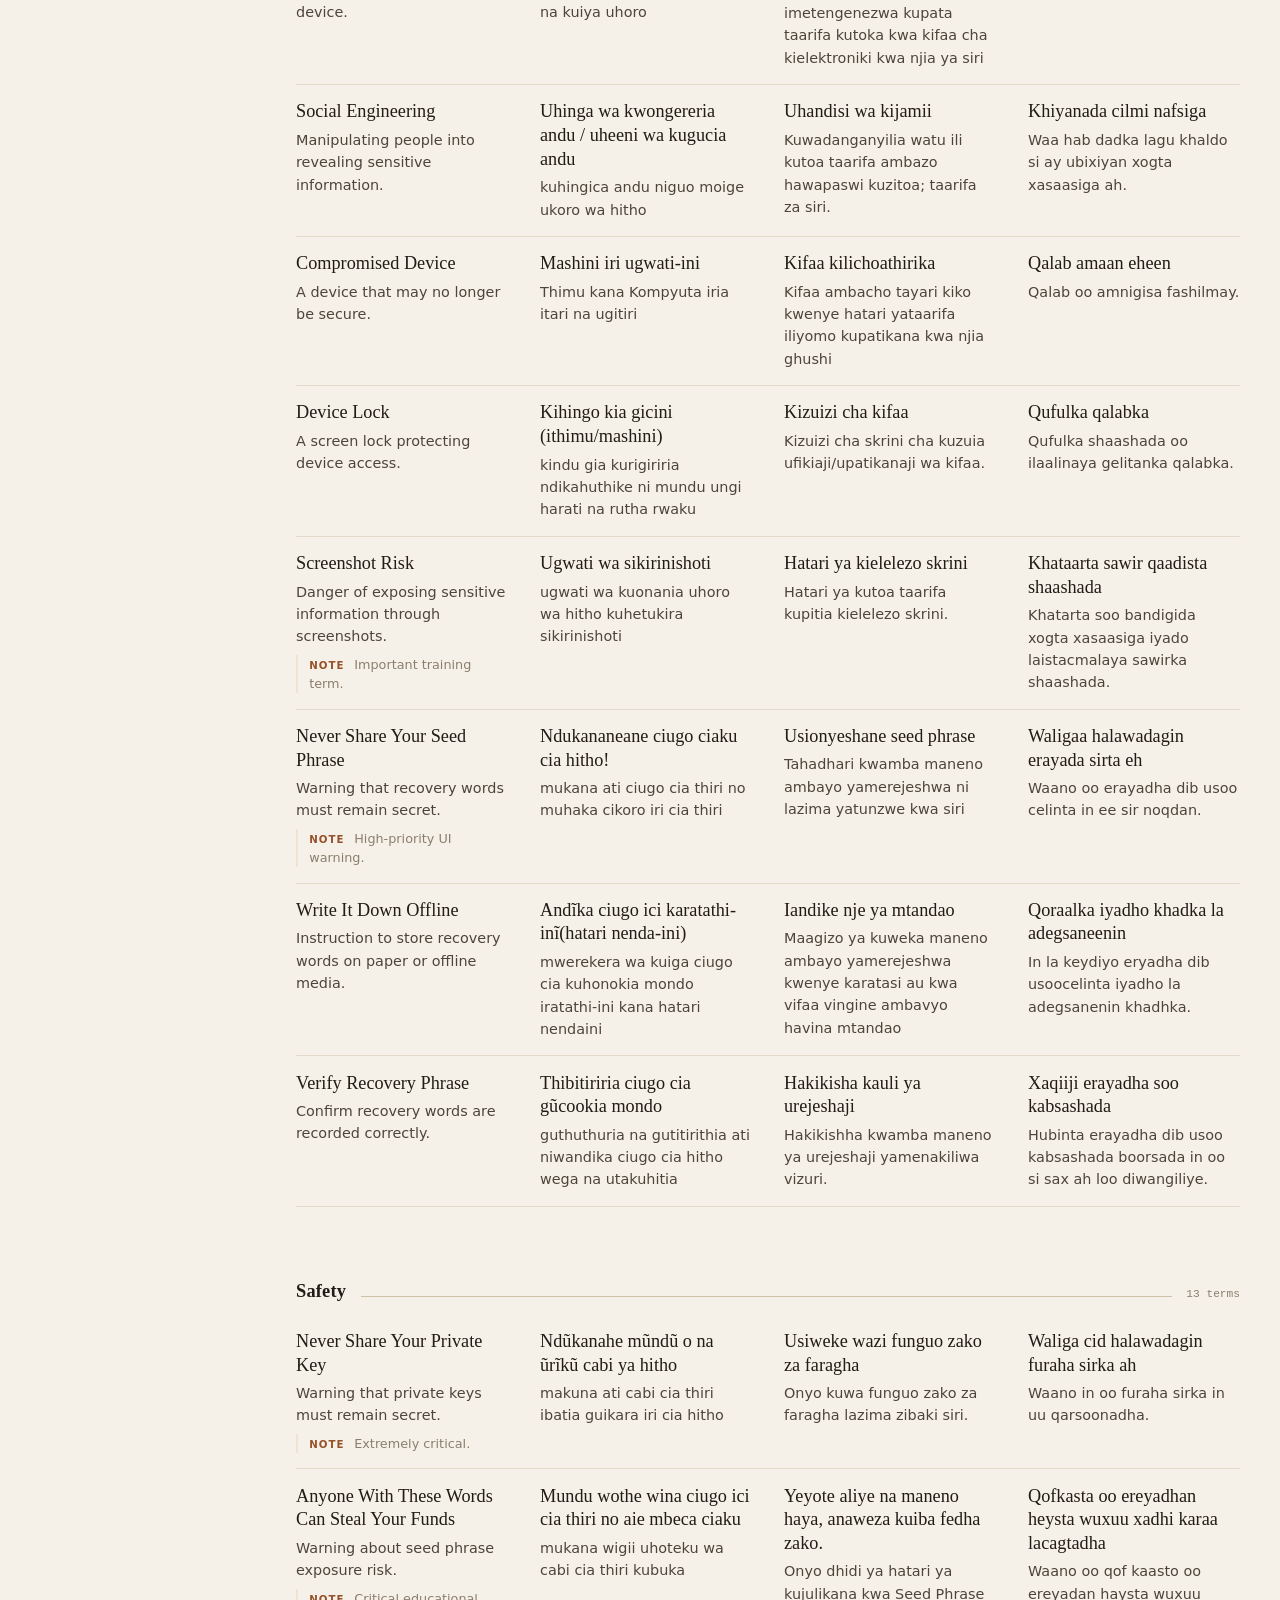
<file: peruse.html>
<!doctype html>
<html lang="en" data-theme="light">
<head>
<meta charset="utf-8">
<meta name="viewport" content="width=device-width, initial-scale=1">
<title>Bitcoin Glossary — terminology across African languages</title>
<meta name="description" content="A multilingual dictionary of Bitcoin, Lightning and mobile money terminology. Compare every term side by side across languages.">
<meta name="color-scheme" content="light dark">
<link rel="stylesheet" href="peruse.css">
<link rel="icon" href="data:image/svg+xml,<svg xmlns='http://www.w3.org/2000/svg' viewBox='0 0 32 32'><rect width='32' height='32' rx='9' fill='%2317140f'/><text x='16' y='23' font-size='19' font-family='Georgia,serif' font-weight='700' fill='%23f0a02a' text-anchor='middle'>&#8383;</text></svg>">
<script>
  // Apply theme and sidebar state before first paint so neither one flashes.
  (function () {
    try {
      var saved = localStorage.getItem('exonumia-theme');
      var dark = saved ? saved === 'dark'
        : window.matchMedia('(prefers-color-scheme: dark)').matches;
      document.documentElement.dataset.theme = dark ? 'dark' : 'light';
      if (localStorage.getItem('exonumia-sidebar') === 'hidden') {
        document.documentElement.dataset.sidebar = 'hidden';
      }
    } catch (e) {}
  })();
</script>
</head>
<body>

<a class="skip-link" href="#glossary">Skip to the glossary</a>

<header class="masthead">
  <div class="masthead__inner">
    <div class="brand">
      <span class="brand__mark" aria-hidden="true">₿</span>
      <div class="brand__text">
        <h1><a class="brand__home" href="index.html">Bitcoin Glossary</a></h1>
        <p>Bitcoin, Lightning &amp; mobile money terminology, translated and explained.</p>
      </div>
    </div>

    <div class="masthead__side">
      <p class="tally" id="tally" aria-live="polite"></p>
      <button class="icon-btn" id="theme-toggle" type="button" aria-label="Switch to dark mode">
        <svg class="icon-sun" viewBox="0 0 24 24" aria-hidden="true"><circle cx="12" cy="12" r="4.2"/><g class="rays"><path d="M12 2v2.6M12 19.4V22M2 12h2.6M19.4 12H22M4.9 4.9l1.9 1.9M17.2 17.2l1.9 1.9M19.1 4.9l-1.9 1.9M6.8 17.2l-1.9 1.9"/></g></svg>
        <svg class="icon-moon" viewBox="0 0 24 24" aria-hidden="true"><path d="M20 14.2A8.4 8.4 0 0 1 9.8 4 8.4 8.4 0 1 0 20 14.2Z"/></svg>
      </button>
    </div>
  </div>
</header>

<div class="toolbar" id="toolbar">
  <div class="toolbar__inner">
    <div class="search">
      <svg class="search__icon" viewBox="0 0 24 24" aria-hidden="true"><circle cx="11" cy="11" r="6.5"/><path d="m16 16 4.5 4.5"/></svg>
      <input id="search" type="search" autocomplete="off" spellcheck="false"
             placeholder="Search any language — terms, definitions, notes…"
             aria-label="Search the glossary">
      <kbd class="search__hint" aria-hidden="true">/</kbd>
    </div>

    <div class="langs" role="group" aria-label="Languages shown">
      <span class="langs__label">Languages</span>
      <div class="langs__chips" id="lang-chips"></div>
    </div>

    <label class="select">
      <span class="select__label">Category</span>
      <select id="category" aria-label="Filter by category"></select>
    </label>

    <button class="icon-btn" id="sidebar-toggle" type="button"
            aria-controls="sidebar" aria-expanded="true" title="Hide the category list">
      <span class="sr-only">Hide the category list</span>
      <svg viewBox="0 0 24 24" aria-hidden="true">
        <rect x="3" y="4.5" width="18" height="15" rx="2.5"/>
        <path class="panel-divider" d="M9.75 4.5v15"/>
        <path class="panel-lines" d="M5.9 9.4h2M5.9 12.3h2"/>
      </svg>
    </button>
  </div>
</div>

<main class="page">
  <nav class="sidebar" id="sidebar" aria-label="Categories">
    <p class="sidebar__title">Categories</p>
    <ul class="sidebar__list" id="sidebar-list"></ul>
  </nav>

  <div class="content">
    <div class="colhead" id="colhead" role="presentation"></div>
    <div id="glossary" class="glossary" aria-live="polite"></div>

    <p class="empty" id="empty" hidden>
      <strong>No entries match.</strong>
      <span>Try a shorter search, another category, or turn a language back on.</span>
      <button class="btn" id="reset" type="button">Clear all filters</button>
    </p>

    <div class="loading" id="loading">Loading the glossary…</div>
  </div>
</main>

<footer class="colophon">
  <p>
    A collaborative initiative by a collective of Translators, Localization Labs,
    HRF, and exonumia.africa. Translations are community contributions and remain
    a work in progress —
    <a href="https://github.com/exonumia-cc/glossary.exonumia.africa" target="_blank" rel="noopener">contribute on GitHub</a>.
  </p>
  <p class="colophon__meta" id="colophon-meta"></p>
</footer>

<script src="app.js"></script>
</body>
</html>
</file>
<file: styles.css>
:root{--paper:#fbfaf7;--sand:#f1ede2;--mint:#e5efec;--green:#126b5a;--deep:#176555;--ink:#17130f;--orange:#e98a0a;--line:#ded8cc;--muted:#6f6a63}*{box-sizing:border-box}html{scroll-behavior:smooth}body{margin:0;color:var(--ink);background:var(--paper);font-family:Arial,Helvetica,sans-serif;font-size:16px;line-height:1.55}a{text-decoration:none;color:inherit}.shell{width:min(1088px,calc(100% - 56px));margin:auto}.header{height:72px;background:var(--paper)}.nav{height:72px;display:flex;align-items:center;justify-content:space-between}.logo{font:400 20px Georgia,serif;display:flex;gap:12px;align-items:center}.logo-mark{width:30px;height:34px;border-radius:9px;background:var(--ink);color:var(--orange);display:grid;place-items:center;font:bold 17px Arial}.nav nav{display:flex;align-items:center;gap:34px;font-size:14px}.menu{display:none}.pill{display:inline-flex;gap:12px;align-items:center;justify-content:center;border-radius:999px;padding:13px 25px;font-size:14px;border:0}.dark{background:var(--ink);color:#fff}.orange{background:var(--orange);color:#fff}.outline{border:1px solid var(--line);background:transparent}.white{background:var(--paper)}.sand{background:var(--sand)}.mint{background:var(--mint)}section{padding:92px 0}.kicker{font:700 11px/1.2 ui-monospace,SFMono-Regular,Menlo,monospace;letter-spacing:.22em;color:var(--green);margin:0 0 25px}.kicker:before{content:"";display:inline-block;width:24px;border-top:1px solid var(--green);vertical-align:middle;margin-right:10px}h1,h2,h3{font-family:Georgia,'Times New Roman',serif;font-weight:400}h2{font-size:42px;line-height:1.04;letter-spacing:-.025em;margin:0 0 28px}.lead{font-size:16px;line-height:1.75;color:#403c37;margin:0}.compact{max-width:620px}.hero{padding:58px 0 0}.hero-grid{display:grid;grid-template-columns:1fr .96fr;gap:56px;align-items:center}.hero-copy{padding-bottom:0}.hero h1{font-size:62px;line-height:1.03;letter-spacing:-.04em;margin:0 0 32px}.hero h1 em{font-style:normal;color:var(--green)}.hero .lead{max-width:520px}.actions{display:flex;gap:12px;margin-top:28px}.stats{border-top:1px solid var(--line);display:flex;gap:34px;margin-top:40px;padding:22px 0 0}.stats div{min-width:68px}.stats b{display:block;font:400 29px Georgia,serif;line-height:1}.stats small{font:10px ui-monospace,monospace;letter-spacing:.13em;color:#6c675f}.wallet-card{background:#fff;border:1px solid var(--line);border-radius:18px;padding:30px;box-shadow:0 18px 28px #332a1f12;position:relative;overflow:hidden}.accent{position:absolute;left:0;right:0;top:0;height:5px;background:linear-gradient(90deg,var(--orange),var(--green))}.entry-top{display:flex;justify-content:space-between;align-items:center}.entry-label{font:11px ui-monospace,monospace;letter-spacing:.12em;color:#77716b}.entry-label i{color:var(--orange);font-style:normal;margin-right:7px}.badge,.prompt-label{font:10px ui-monospace,monospace;letter-spacing:.12em;color:var(--green);background:#e7f1ee;padding:5px 10px;border-radius:999px}.wallet-card h2{font-family:Arial,sans-serif;font-size:38px;margin:30px 0 0}.definition{font:13px/1.55 ui-monospace,monospace;color:#77716b;margin:0 0 14px}.tags{display:flex;gap:9px;flex-wrap:wrap}.tags span{font:12px ui-monospace,monospace;padding:7px 14px;border:1px solid var(--line);border-radius:999px}.tags .selected{background:var(--ink);color:#fff}.wallet-card hr{border:0;border-top:1px dashed var(--line);margin:22px 0}.wallet-card h3{font-size:35px;color:var(--green);margin:0 0 6px}.wallet-card>p:not(.definition){font-size:15px;margin:0}.usage{background:#f6e8c9;border-radius:14px;padding:20px;margin-top:22px}.usage b{font:10px ui-monospace,monospace;letter-spacing:.15em;color:#a55f00}.usage p{font-size:14px;margin:10px 0 0}.content{max-width:1088px}.why,.workflow{padding:105px 0}.cards{display:grid;gap:20px;margin-top:40px}.cards.three{grid-template-columns:repeat(3,1fr)}.cards.four{grid-template-columns:repeat(4,1fr)}.cards article{position:relative;background:#fff;border:1px solid var(--line);border-radius:14px;padding:28px;min-height:260px}.cards h3{font-size:23px;line-height:1.03;margin:22px 0 14px}.cards p{font-size:15px;color:var(--muted);margin:0}.icon,.number,.amber{display:grid;place-items:center;width:48px;height:48px;border-radius:12px;background:#e5f0ed;color:var(--green)}.lookup{text-align:center;padding:72px 0}.lookup .kicker{margin-bottom:20px}.lookup h2{font-size:42px;margin-bottom:14px}.lookup-lead{line-height:1.5}.browse-cta{width:min(864px,100%);margin:48px auto 0;background:#fff;border:1px solid var(--line);border-radius:18px;padding:40px 34px;box-shadow:0 14px 24px #382c1b0c}.browse-features{display:grid;grid-template-columns:repeat(3,1fr);gap:18px;text-align:left}.browse-features article{border:1px solid var(--line);background:#fbfaf7;border-radius:12px;padding:22px}.browse-features span{display:grid;place-items:center;width:40px;height:40px;border-radius:10px;background:#e5f0ed;color:var(--green);margin-bottom:16px}.browse-features b{display:block;font:400 20px Georgia,serif;margin-bottom:6px}.browse-features small{display:block;font-size:13px;line-height:1.6;color:var(--muted)}.browse-cta .pill{margin-top:32px;padding:15px 30px}.browse-note{font:10px ui-monospace,SFMono-Regular,Menlo,monospace;letter-spacing:.14em;color:#7a756e;margin:20px 0 0}.workflow .compact{max-width:650px}.steps article{min-height:290px}.number{background:var(--green);color:#fff;font:18px Georgia,serif;width:36px;height:36px;border-radius:8px}.steps h3{margin-top:22px}.mini{display:inline-block;margin-top:30px;padding:9px 13px;border:1px dashed var(--line);background:#faf9f5;border-radius:8px;font:14px Georgia,serif}.split{display:grid;grid-template-columns:1fr 1fr;gap:95px;align-items:center}.languages{padding:108px 0}.form-card{background:#fff;border:1px solid var(--line);border-radius:14px;padding:28px}.form-card h3{font-size:26px;font-weight:700;margin:0 0 14px}.form-card p{font-size:15px;line-height:1.65;color:var(--muted);margin:0 0 26px}.form-card .pill{width:100%;font:700 15px Georgia,serif}.ai{padding:88px 0}.ai-grid{grid-template-columns:.85fr 1.15fr;gap:70px}.ai .pill{margin-top:28px}.prompt-stack{display:grid;gap:14px}.prompt-stack>div{position:relative;background:#fff;border:1px solid var(--line);border-radius:14px;padding:20px;box-shadow:0 10px 18px #382c1b0b}.prompt-stack button{position:absolute;right:18px;top:17px;border:1px solid var(--line);background:#fff;border-radius:8px;padding:6px 11px;color:#777}.prompt-stack p{font:14px/1.55 ui-monospace,SFMono-Regular,Menlo,monospace;color:#55514c;margin:13px 0 0}.prompt-stack em{font-style:normal;color:var(--orange)}.method{padding:108px 0}.method-content{max-width:1004px}.method .compact{max-width:620px}.method .cards{margin-top:48px}.method .cards article{min-height:185px;padding:20px}.method .cards h3{font-size:20px;margin:15px 0 4px}.method .cards p{font-size:13px;line-height:1.55}.method .cards article>i{position:absolute;right:20px;top:20px;font:10px ui-monospace,monospace;color:#d8d0c1}.amber{background:#f8ebce;color:#d3840a;width:40px;height:40px}.black-banner{background:var(--ink);color:#fff;border-radius:14px;padding:30px 32px;display:grid;grid-template-columns:1.15fr .95fr;gap:38px;align-items:center;margin-top:38px}.black-banner small{font:10px ui-monospace,monospace;letter-spacing:.15em;color:var(--orange)}.black-banner h3{font-size:25px;margin:9px 0 3px}.black-banner p{font-size:13px;color:#d3cec7;margin:0}.notify{display:flex;justify-content:flex-end}.notify .pill{padding:15px 30px}.contribute{padding:100px 0}.narrow{max-width:720px}.contribute .lead{margin-bottom:42px}.people{padding:64px 0}.people-grid{gap:75px}.quality{display:grid;grid-template-columns:1fr 1fr;gap:14px}.quality>div{border:1px solid var(--line);border-radius:12px;padding:18px;display:grid;grid-template-columns:42px 1fr;gap:14px;align-items:center}.quality>div>span{width:42px;height:42px;border-radius:10px;background:#e6f0ed;color:var(--green);display:grid;place-items:center}.quality p{margin:0}.quality b{font-size:15px;font-weight:400}.quality small{display:block;color:var(--muted);font-size:12px;margin-top:2px}.people .pill{margin-top:28px}.final{background:var(--deep);color:#fff;padding:108px 0}.final h2{font-size:50px;margin-bottom:10px}.final .lead{color:#e3ece8;font-size:15px;line-height:1.8;margin-bottom:20px}.bitcoin{width:72px;height:72px;border-radius:18px;background:#ffffff10;color:var(--orange);display:grid;place-items:center;margin:0 auto 26px;font-size:34px}footer{background:var(--ink);color:#fff;padding:68px 0 30px}.footer-top{display:grid;grid-template-columns:1.4fr repeat(3,1fr);gap:75px;padding-bottom:68px}.footer-brand p{font-size:13px;line-height:1.6;color:#8d8882;margin-top:20px}.footer-top>div:not(.footer-brand){display:grid;align-content:start;gap:13px}.footer-top b{font:10px ui-monospace,monospace;letter-spacing:.2em;color:#9d978f;margin-bottom:7px}.footer-top a{font-size:14px;color:#d1ccc5}.footer-bottom{border-top:1px solid #302b27;padding-top:28px;display:flex;justify-content:space-between;color:#77716b;font-size:12px}.footer-bottom div{display:flex;gap:28px}
@media(max-width:760px){.shell{width:min(100% - 32px,560px)}.header,.nav{height:64px}.logo{font-size:18px}.menu{display:block;border:0;background:var(--ink);color:#fff;border-radius:999px;padding:8px 14px}.nav nav{display:none;position:absolute;left:16px;right:16px;top:58px;background:#fff;border:1px solid var(--line);padding:16px;border-radius:12px;z-index:10;flex-direction:column;align-items:stretch;gap:14px}.nav nav.open{display:flex}section{padding:68px 0}.hero{padding-top:48px}.hero-grid,.split,.ai-grid,.people-grid{grid-template-columns:1fr;gap:48px}.hero h1{font-size:48px}.hero .lead{font-size:15px}.wallet-card{padding:22px}.wallet-card h2{font-size:34px}.stats{gap:18px}.stats b{font-size:25px}h2,.lookup h2{font-size:36px}.cards.three,.cards.four{grid-template-columns:1fr}.cards article,.steps article{min-height:0}.browse-cta{padding:24px 20px;margin-top:34px}.browse-features{grid-template-columns:1fr}.method .cards article{min-height:0}.black-banner{grid-template-columns:1fr;padding:24px}.notify .pill{width:100%}.quality{grid-template-columns:1fr}.final h2{font-size:39px}.footer-top{grid-template-columns:1fr 1fr;gap:38px}.footer-brand{grid-column:1/-1}.footer-bottom{display:block}.footer-bottom div{margin-top:14px}.lookup-lead br,.contribute .lead br,.final .lead br{display:none}}

/* Polished section transitions */
.hero{padding-bottom:44px}
.hero .stats{margin-top:40px;padding-top:24px;padding-bottom:0}
.why{padding-top:88px;padding-bottom:96px}

/* Final CTA is intentionally centred */
.center{text-align:center}
.final .narrow{max-width:760px;margin-left:auto;margin-right:auto;display:flex;flex-direction:column;align-items:center}
.final h2{max-width:720px;margin-left:auto;margin-right:auto;text-align:center}
.final .lead{max-width:700px;margin-left:auto;margin-right:auto;text-align:center}
.final .pill{align-self:center}

@media(max-width:760px){
  .hero{padding-bottom:36px}
  .why{padding-top:68px;padding-bottom:72px}
  .final .narrow{max-width:560px}
  .final h2,.final .lead{text-align:center}
}
</file>
<file: peruse.css>
/* Bitcoin Glossary — a multilingual dictionary
   Palette and type are tuned to read like printed reference material:
   warm paper, a bronze accent, serif headwords, sans-serif definitions. */

:root {
  --paper:        #f6f1e8;
  --surface:      #fffdf8;
  --surface-alt:  #fbf6ec;
  --ink:          #211c15;
  --ink-2:        #4d443a;
  --muted:        #8a7e6e;
  --rule:         #e4dbca;
  --rule-strong:  #cdc0a9;
  --accent:       #96522a;
  --accent-ink:   #ffffff;
  --accent-soft:  #f0e3d4;
  --mark:         #f7dca9;
  --shadow:       0 1px 2px rgba(59, 44, 24, .06), 0 8px 24px -12px rgba(59, 44, 24, .18);

  --serif: "Iowan Old Style", "Palatino Linotype", Palatino, "Book Antiqua", Georgia, "Times New Roman", serif;
  --sans: ui-sans-serif, system-ui, -apple-system, "Segoe UI", Roboto, "Helvetica Neue", Arial, sans-serif;
  --mono: ui-monospace, SFMono-Regular, Menlo, Consolas, "Liberation Mono", monospace;

  --cols: 2;
  --toolbar-h: 0px;
  --gutter: clamp(1rem, 4vw, 2.5rem);
}

[data-theme="dark"] {
  --paper:        #14110d;
  --surface:      #1c1813;
  --surface-alt:  #221d16;
  --ink:          #efe8da;
  --ink-2:        #cabfae;
  --muted:        #978975;
  --rule:         #2e2720;
  --rule-strong:  #473c2f;
  --accent:       #dd9c60;
  --accent-ink:   #1c1813;
  --accent-soft:  #322418;
  --mark:         #5d451f;
  --shadow:       0 1px 2px rgba(0, 0, 0, .4), 0 8px 24px -12px rgba(0, 0, 0, .7);
}

*, *::before, *::after { box-sizing: border-box; }

/* Author `display` declarations outrank the UA sheet's [hidden] rule, so
   .empty (flex) and .colhead (grid) would stay visible when hidden is set. */
[hidden] { display: none !important; }

html { -webkit-text-size-adjust: 100%; }

body {
  margin: 0;
  background: var(--paper);
  color: var(--ink);
  font-family: var(--sans);
  font-size: 16px;
  line-height: 1.55;
  -webkit-font-smoothing: antialiased;
}

h1, h2, h3 { margin: 0; font-weight: 600; letter-spacing: -0.01em; }

button, input, select { font: inherit; color: inherit; }

:focus-visible {
  outline: 2px solid var(--accent);
  outline-offset: 2px;
  border-radius: 4px;
}

.sr-only {
  position: absolute;
  width: 1px; height: 1px;
  margin: -1px; padding: 0;
  overflow: hidden;
  clip-path: inset(50%);
  white-space: nowrap;
}

.skip-link {
  position: absolute;
  left: -9999px;
  top: 0;
  z-index: 60;
  padding: .6rem 1rem;
  background: var(--accent);
  color: var(--accent-ink);
  text-decoration: none;
  border-radius: 0 0 8px 0;
}
.skip-link:focus { left: 0; }

/* ---------------------------------------------------------------- masthead */

.masthead {
  border-bottom: 1px solid var(--rule);
  background:
    linear-gradient(var(--surface-alt), var(--surface-alt)),
    var(--paper);
}

.masthead__inner {
  max-width: 1500px;
  margin: 0 auto;
  padding: clamp(1.25rem, 3vw, 2.25rem) var(--gutter);
  display: flex;
  align-items: flex-start;
  justify-content: space-between;
  gap: 1.5rem;
  flex-wrap: wrap;
}

.brand { display: flex; align-items: center; gap: 1rem; }

.brand__mark {
  display: grid;
  place-items: center;
  width: 3rem;
  height: 3rem;
  flex: none;
  border-radius: 50%;
  border: 1.5px solid var(--accent);
  color: var(--accent);
  font-family: var(--serif);
  font-size: 1.4rem;
  line-height: 1;
  background: var(--surface);
  box-shadow: inset 0 0 0 3px var(--surface), inset 0 0 0 4px var(--accent-soft);
}

.brand h1 {
  font-family: var(--serif);
  font-size: clamp(1.5rem, 3.2vw, 2.1rem);
  line-height: 1.1;
}

/* The title links back to the landing page. Its ::after stretches over the
   whole brand block, so the mark and tagline are clickable too while the
   link's accessible name stays just "Bitcoin Glossary". */
.brand { position: relative; }
.brand__home { color: inherit; text-decoration: none; }
.brand__home::after { content: ""; position: absolute; inset: 0; }
.brand__home:hover, .brand__home:focus-visible { color: var(--accent); }
.brand:has(.brand__home:hover) .brand__mark { background: var(--accent-soft); }

.brand p {
  margin: .3rem 0 0;
  color: var(--muted);
  font-size: .9rem;
  max-width: 46ch;
}

.masthead__side { display: flex; align-items: center; gap: 1rem; }

.tally {
  margin: 0;
  color: var(--muted);
  font-size: .8rem;
  font-variant-numeric: tabular-nums;
  letter-spacing: .02em;
  text-align: right;
}
.tally b { color: var(--ink); font-weight: 600; }

.icon-btn {
  display: grid;
  place-items: center;
  width: 2.4rem;
  height: 2.4rem;
  flex: none;
  padding: 0;
  border: 1px solid var(--rule-strong);
  border-radius: 50%;
  background: var(--surface);
  color: var(--ink-2);
  cursor: pointer;
  transition: color .15s, border-color .15s;
}
.icon-btn:hover { color: var(--accent); border-color: var(--accent); }
.icon-btn svg {
  width: 1.05rem; height: 1.05rem;
  fill: none; stroke: currentColor; stroke-width: 1.7;
  stroke-linecap: round; stroke-linejoin: round;
}
.icon-moon { display: none; }
[data-theme="dark"] .icon-sun { display: none; }
[data-theme="dark"] .icon-moon { display: block; }

/* Sidebar toggle: the panel icon loses its category column when collapsed. */
#sidebar-toggle { width: 2.05rem; height: 2.05rem; }
#sidebar-toggle svg { width: 1.1rem; height: 1.1rem; }
#sidebar-toggle[aria-expanded="true"] { color: var(--accent); border-color: var(--accent); }
[data-sidebar="hidden"] .panel-divider,
[data-sidebar="hidden"] .panel-lines { display: none; }

/* ----------------------------------------------------------------- toolbar */

.toolbar {
  position: sticky;
  top: 0;
  z-index: 30;
  background: color-mix(in srgb, var(--paper) 92%, transparent);
  backdrop-filter: blur(10px);
  border-bottom: 1px solid var(--rule);
}

.toolbar__inner {
  max-width: 1500px;
  margin: 0 auto;
  padding: .75rem var(--gutter);
  display: flex;
  align-items: center;
  gap: 1rem 1.5rem;
  flex-wrap: wrap;
}

.search {
  position: relative;
  flex: 1 1 20rem;
  min-width: 15rem;
  display: flex;
  align-items: center;
}
.search__icon {
  position: absolute;
  left: .8rem;
  width: 1.05rem; height: 1.05rem;
  fill: none; stroke: var(--muted); stroke-width: 1.8; stroke-linecap: round;
  pointer-events: none;
}
.search input {
  width: 100%;
  padding: .6rem 2.6rem;
  border: 1px solid var(--rule-strong);
  border-radius: 999px;
  background: var(--surface);
  color: var(--ink);
}
.search input::placeholder { color: var(--muted); }
.search input:focus { outline: none; border-color: var(--accent); box-shadow: 0 0 0 3px var(--accent-soft); }
.search input::-webkit-search-cancel-button { cursor: pointer; }
.search__hint {
  position: absolute;
  right: .75rem;
  font-family: var(--mono);
  font-size: .7rem;
  color: var(--muted);
  border: 1px solid var(--rule-strong);
  border-radius: 4px;
  padding: 0 .35rem;
  pointer-events: none;
}
.search input:focus ~ .search__hint,
.search input:not(:placeholder-shown) ~ .search__hint { opacity: 0; }

.langs { display: flex; align-items: center; gap: .6rem; }
.langs__label, .select__label {
  font-size: .68rem;
  letter-spacing: .1em;
  text-transform: uppercase;
  color: var(--muted);
  white-space: nowrap;
}
.langs__chips { display: flex; gap: .4rem; flex-wrap: wrap; }

.chip {
  display: inline-flex;
  align-items: baseline;
  gap: .4rem;
  padding: .38rem .8rem;
  border: 1px solid var(--rule-strong);
  border-radius: 999px;
  background: var(--surface);
  color: var(--ink-2);
  cursor: pointer;
  white-space: nowrap;
  font-size: .85rem;
  transition: background .15s, color .15s, border-color .15s;
}
.chip:hover { border-color: var(--accent); }
.chip__code {
  font-family: var(--mono);
  font-size: .68rem;
  letter-spacing: .04em;
  color: var(--muted);
  text-transform: uppercase;
}
.chip[aria-pressed="true"] {
  background: var(--accent);
  border-color: var(--accent);
  color: var(--accent-ink);
}
.chip[aria-pressed="true"] .chip__code { color: inherit; opacity: .7; }

.select { display: flex; align-items: center; gap: .6rem; }
.select select {
  padding: .4rem 2rem .4rem .7rem;
  border: 1px solid var(--rule-strong);
  border-radius: 8px;
  background: var(--surface);
  cursor: pointer;
  appearance: none;
  background-image: linear-gradient(45deg, transparent 50%, currentColor 50%),
                    linear-gradient(135deg, currentColor 50%, transparent 50%);
  background-position: calc(100% - 1.05rem) 55%, calc(100% - .75rem) 55%;
  background-size: .3rem .3rem, .3rem .3rem;
  background-repeat: no-repeat;
  font-size: .85rem;
}

/* -------------------------------------------------------------- page shell */

.page {
  max-width: 1500px;
  margin: 0 auto;
  padding: 0 var(--gutter) 4rem;
  display: grid;
  grid-template-columns: 13.5rem minmax(0, 1fr);
  gap: 0 2.5rem;
  align-items: start;
}

/* Collapsed by choice — the toolbar's category select still covers filtering. */
[data-sidebar="hidden"] .page { grid-template-columns: minmax(0, 1fr); }
[data-sidebar="hidden"] .sidebar { display: none; }

.sidebar {
  position: sticky;
  top: calc(var(--toolbar-h) + 1.5rem);
  padding: 1.75rem 0;
  max-height: calc(100vh - var(--toolbar-h) - 3rem);
  overflow-y: auto;
}

.sidebar__title {
  margin: 0 0 .75rem;
  font-size: .68rem;
  letter-spacing: .1em;
  text-transform: uppercase;
  color: var(--muted);
}

.sidebar__list { list-style: none; margin: 0; padding: 0; }

.sidebar__list button {
  display: flex;
  justify-content: space-between;
  align-items: baseline;
  gap: .5rem;
  width: 100%;
  padding: .3rem .55rem;
  border: 0;
  border-radius: 6px;
  background: none;
  text-align: left;
  color: var(--ink-2);
  font-size: .85rem;
  cursor: pointer;
  transition: background .12s, color .12s;
}
.sidebar__list button:hover { background: var(--surface); color: var(--ink); }
.sidebar__list button[aria-current="true"] {
  background: var(--accent-soft);
  color: var(--accent);
  font-weight: 600;
}
.sidebar__count {
  font-family: var(--mono);
  font-size: .7rem;
  color: var(--muted);
  font-variant-numeric: tabular-nums;
}
.sidebar__list button[aria-current="true"] .sidebar__count { color: inherit; }

.content { padding: 1.75rem 0; min-width: 0; }

/* --------------------------------------------------------- column headings */

.colhead {
  position: sticky;
  top: var(--toolbar-h);
  z-index: 20;
  display: grid;
  grid-template-columns: repeat(var(--cols), minmax(0, 1fr));
  gap: 0 2rem;
  padding: .7rem 0 .55rem;
  margin-bottom: -1px;
  background: color-mix(in srgb, var(--paper) 94%, transparent);
  backdrop-filter: blur(8px);
  border-bottom: 2px solid var(--rule-strong);
}

.colhead__cell { min-width: 0; padding-left: .1rem; }
.colhead__name {
  font-family: var(--serif);
  font-size: 1.02rem;
  line-height: 1.2;
}
.colhead__meta {
  font-size: .68rem;
  letter-spacing: .1em;
  text-transform: uppercase;
  color: var(--muted);
}

/* --------------------------------------------------------------- the pages */

.section { margin: 0 0 2.75rem; }

.section__head {
  display: flex;
  align-items: baseline;
  gap: .9rem;
  padding: 1.6rem 0 .6rem;
}
.section__head h2 {
  font-family: var(--serif);
  font-size: 1.15rem;
  letter-spacing: .01em;
  white-space: nowrap;
}
.section__rule { flex: 1; height: 1px; background: var(--rule-strong); }
.section__count {
  font-family: var(--mono);
  font-size: .7rem;
  color: var(--muted);
  white-space: nowrap;
}

.entry {
  position: relative;
  display: grid;
  grid-template-columns: repeat(var(--cols), minmax(0, 1fr));
  gap: 0 2rem;
  align-items: start;
  padding: .95rem 0;
  border-bottom: 1px solid var(--rule);
  scroll-margin-top: calc(var(--toolbar-h) + 5rem);
}
/* The highlight bleeds into the page gutters via a negative-z pseudo-element.
   A spread box-shadow would do the same job but paints over the text of the
   row above it, since in-flow siblings paint in tree order. */
.entry::before {
  content: "";
  position: absolute;
  inset: 0 calc(var(--gutter) * -1);
  z-index: -1;
  border-radius: 5px;
  pointer-events: none;
}
.entry:hover::before { background: var(--surface); }
.entry.is-linked::before { background: var(--accent-soft); }

.entry__anchor {
  position: absolute;
  left: -1.35rem;
  top: 1.15rem;
  color: var(--muted);
  text-decoration: none;
  font-size: .85rem;
  opacity: 0;
  transition: opacity .12s, color .12s;
}
.entry:hover .entry__anchor { opacity: 1; }
.entry__anchor:hover, .entry__anchor:focus-visible { color: var(--accent); opacity: 1; }

.cell { min-width: 0; }

.cell__lang {
  display: none;
  font-size: .64rem;
  letter-spacing: .12em;
  text-transform: uppercase;
  color: var(--accent);
  margin-bottom: .2rem;
}

.cell__term {
  font-family: var(--serif);
  font-size: 1.14rem;
  line-height: 1.3;
  color: var(--ink);
  overflow-wrap: break-word;
}
.cell--empty .cell__term { color: var(--muted); font-style: italic; }

.cell__explanation {
  margin: .3rem 0 0;
  color: var(--ink-2);
  font-size: .9rem;
  line-height: 1.55;
  overflow-wrap: break-word;
}

.cell__note {
  margin: .45rem 0 0;
  padding-left: .7rem;
  border-left: 2px solid var(--accent-soft);
  color: var(--muted);
  font-size: .8rem;
  line-height: 1.5;
}
.cell__note b {
  font-weight: 600;
  font-size: .64rem;
  letter-spacing: .1em;
  text-transform: uppercase;
  color: var(--accent);
  margin-right: .35rem;
}

mark {
  background: var(--mark);
  color: inherit;
  border-radius: 2px;
  padding: 0 .06em;
}

/* ------------------------------------------------------------ misc states */

.loading, .empty {
  padding: 3.5rem 0;
  text-align: center;
  color: var(--muted);
}
.empty { display: flex; flex-direction: column; align-items: center; gap: .4rem; }
.empty strong { color: var(--ink); font-family: var(--serif); font-size: 1.15rem; font-weight: 600; }

.btn {
  margin-top: .8rem;
  padding: .45rem 1.1rem;
  border: 1px solid var(--accent);
  border-radius: 999px;
  background: none;
  color: var(--accent);
  cursor: pointer;
  font-size: .85rem;
}
.btn:hover { background: var(--accent); color: var(--accent-ink); }

.error {
  max-width: 44rem;
  margin: 3rem auto;
  padding: 1.5rem;
  border: 1px solid var(--rule-strong);
  border-radius: 10px;
  background: var(--surface);
  box-shadow: var(--shadow);
}
.error h2 { font-family: var(--serif); font-size: 1.2rem; margin-bottom: .5rem; }
.error p { color: var(--ink-2); font-size: .9rem; }
.error pre {
  margin: .8rem 0 0;
  padding: .8rem 1rem;
  overflow-x: auto;
  border-radius: 8px;
  background: var(--surface-alt);
  border: 1px solid var(--rule);
  font-family: var(--mono);
  font-size: .8rem;
}

.colophon {
  border-top: 1px solid var(--rule);
  background: var(--surface-alt);
  padding: 2rem var(--gutter);
  color: var(--muted);
  font-size: .82rem;
}
.colophon p { max-width: 1500px; margin: 0 auto; }
.colophon a { color: var(--accent); text-decoration: underline; text-underline-offset: .15em; }
.colophon a:hover, .colophon a:focus-visible { color: var(--ink); }
.colophon__meta { margin-top: .4rem; font-family: var(--mono); font-size: .72rem; }

/* --------------------------------------------------------------- responsive */

@media (max-width: 1080px) {
  .page { grid-template-columns: minmax(0, 1fr); }
  .sidebar { display: none; }
  #sidebar-toggle { display: none; }  /* nothing to collapse at this width */
}

@media (max-width: 760px) {
  .masthead__inner { align-items: center; }
  .tally { display: none; }

  /* Keep the sticky bar shallow on small screens: search on its own line,
     languages and category sharing the next one. */
  .toolbar__inner { padding: .55rem var(--gutter); gap: .5rem .6rem; }
  .search { flex: 1 1 100%; }
  .langs { flex: 0 1 auto; }
  .langs__label, .select__label { display: none; }
  .select { flex: 1 1 8.5rem; }
  .select select { width: 100%; padding-block: .32rem; }
  .chip { padding: .32rem .65rem; }

  /* Stacked view: one language per block, each labelled, so a row still reads
     as a single entry even without side-by-side columns. */
  .colhead { display: none; }
  .entry {
    grid-template-columns: minmax(0, 1fr);
    gap: .9rem;
    padding: 1.1rem 0;
    border-bottom-color: var(--rule-strong);
  }
  .entry::before { inset: 0; }
  .entry__anchor { display: none; }
  .cell + .cell {
    border-top: 1px dotted var(--rule);
    padding-top: .9rem;
  }
  .cell__lang { display: block; }
}

@media (prefers-reduced-motion: reduce) {
  * { transition: none !important; animation: none !important; }
}

@media print {
  .toolbar, .sidebar, .icon-btn, .entry__anchor, .colophon { display: none; }
  body { background: #fff; }
  .entry { break-inside: avoid; }
  .page { display: block; }
}
</file>
